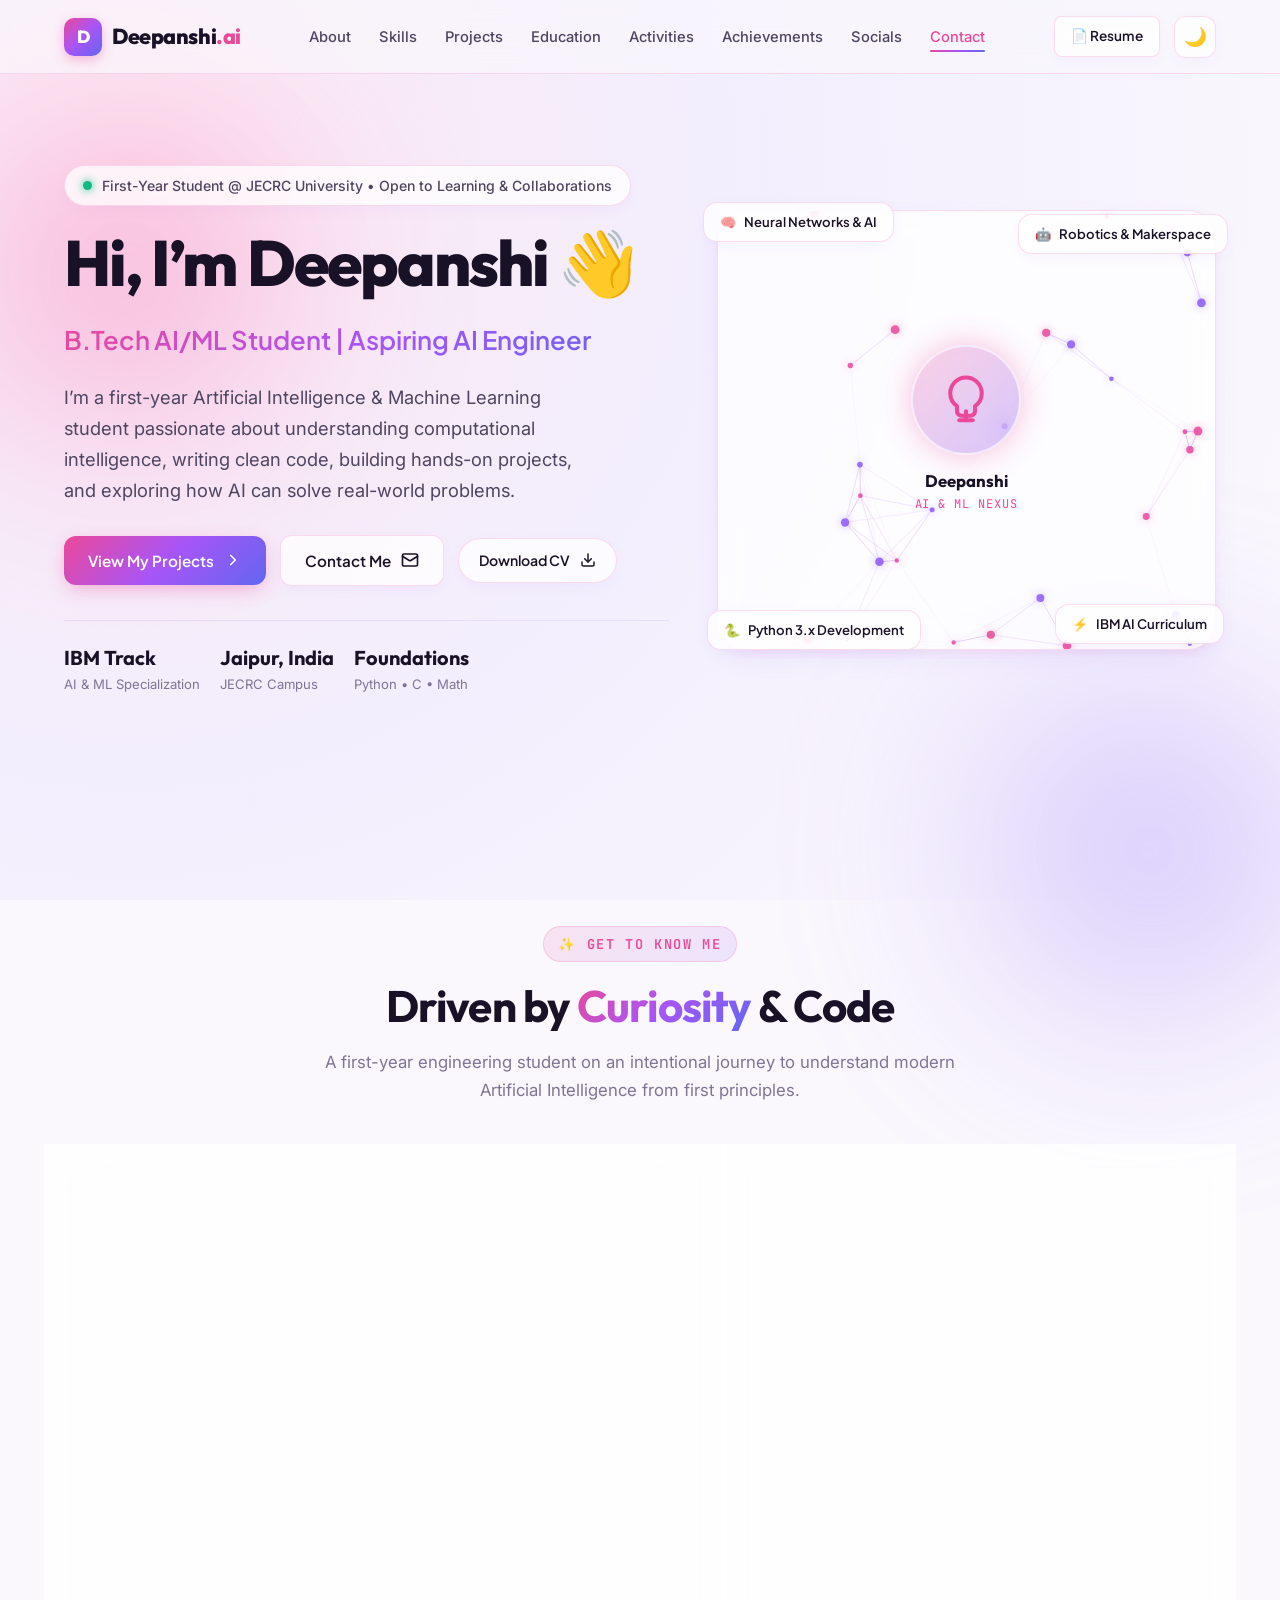
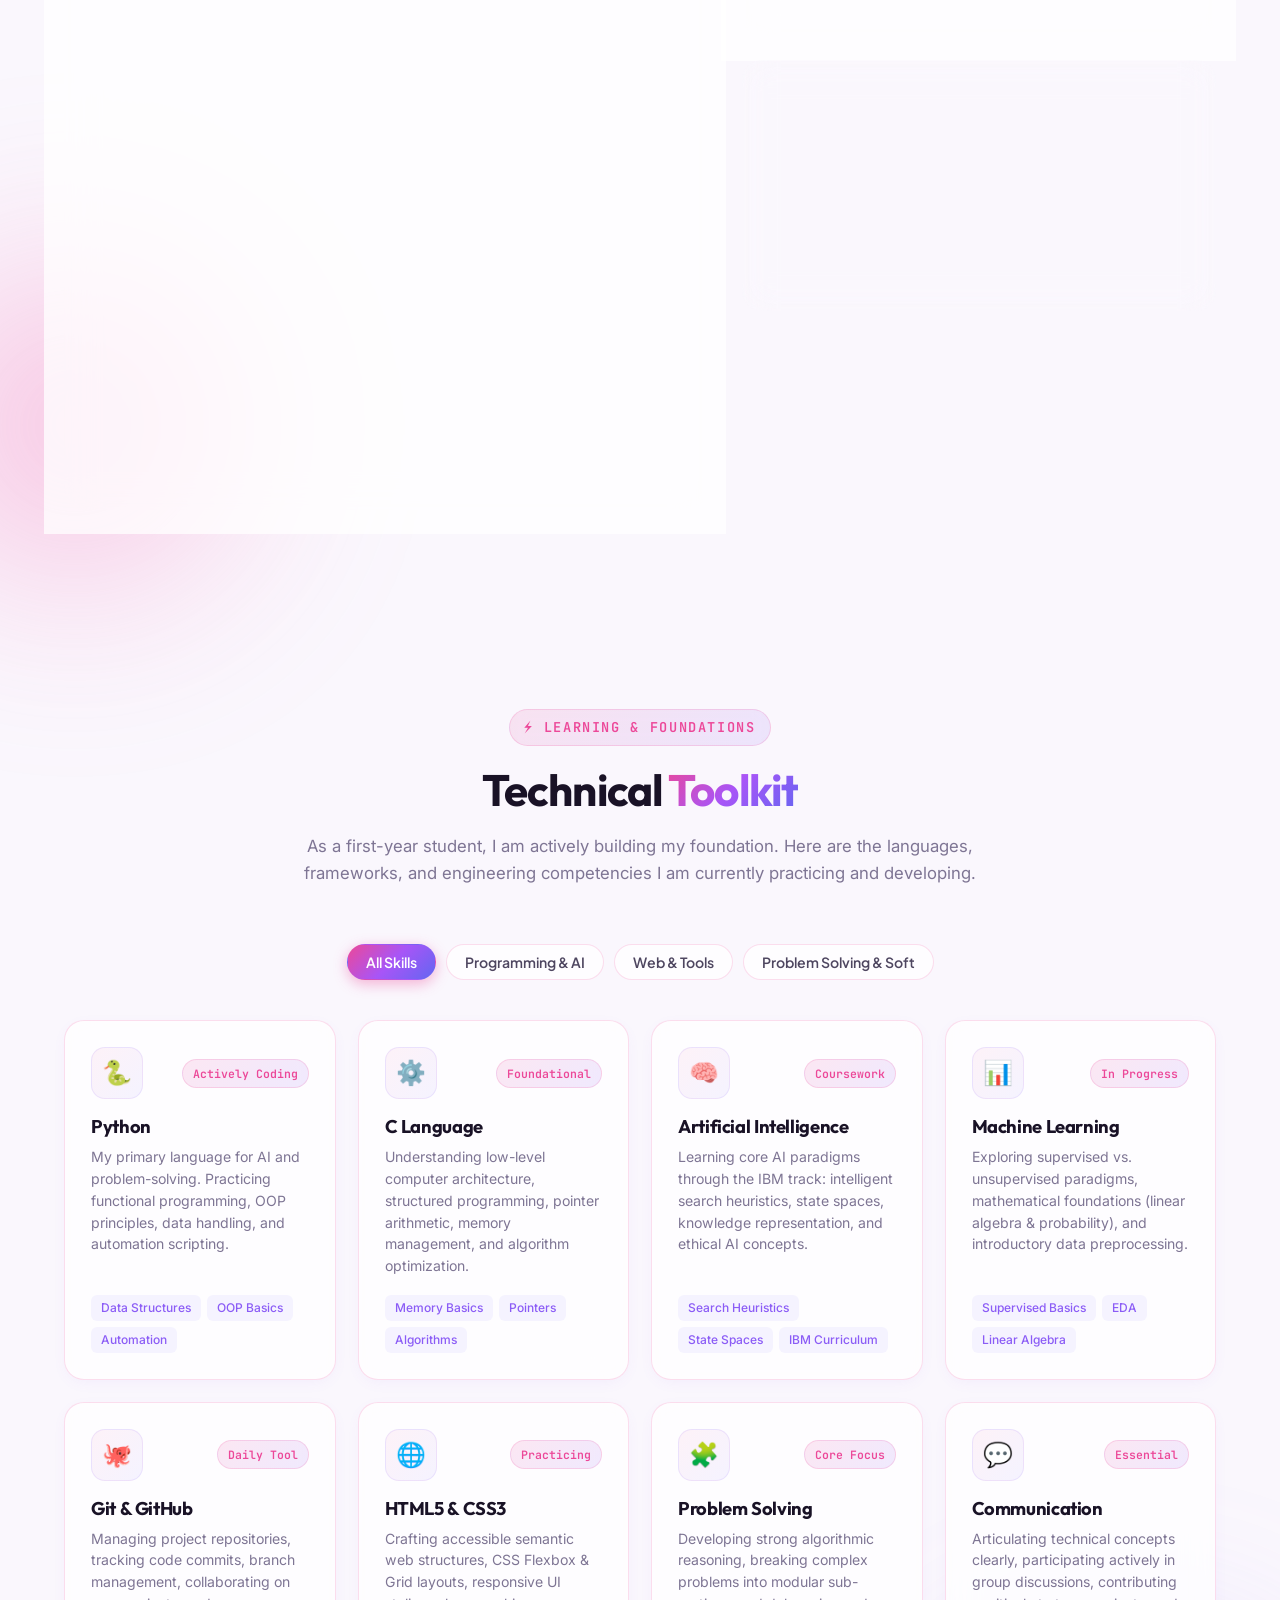
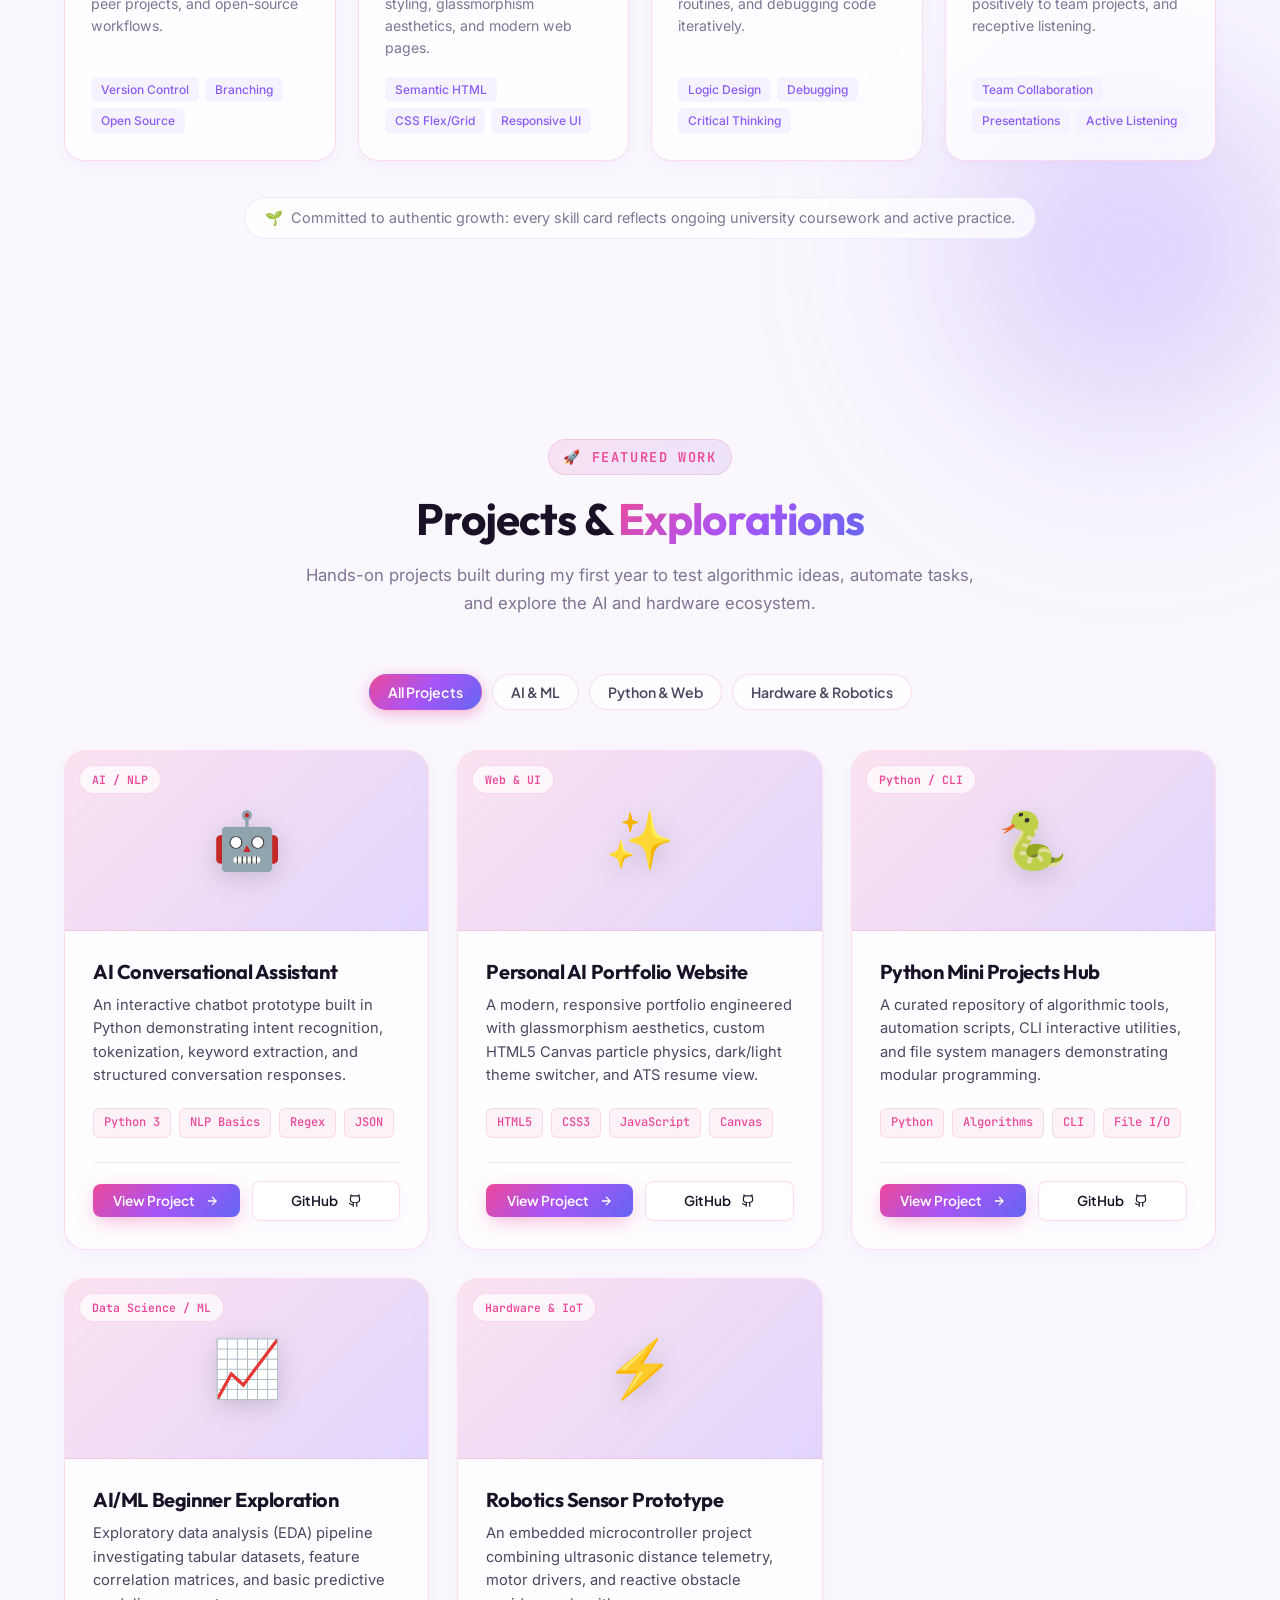
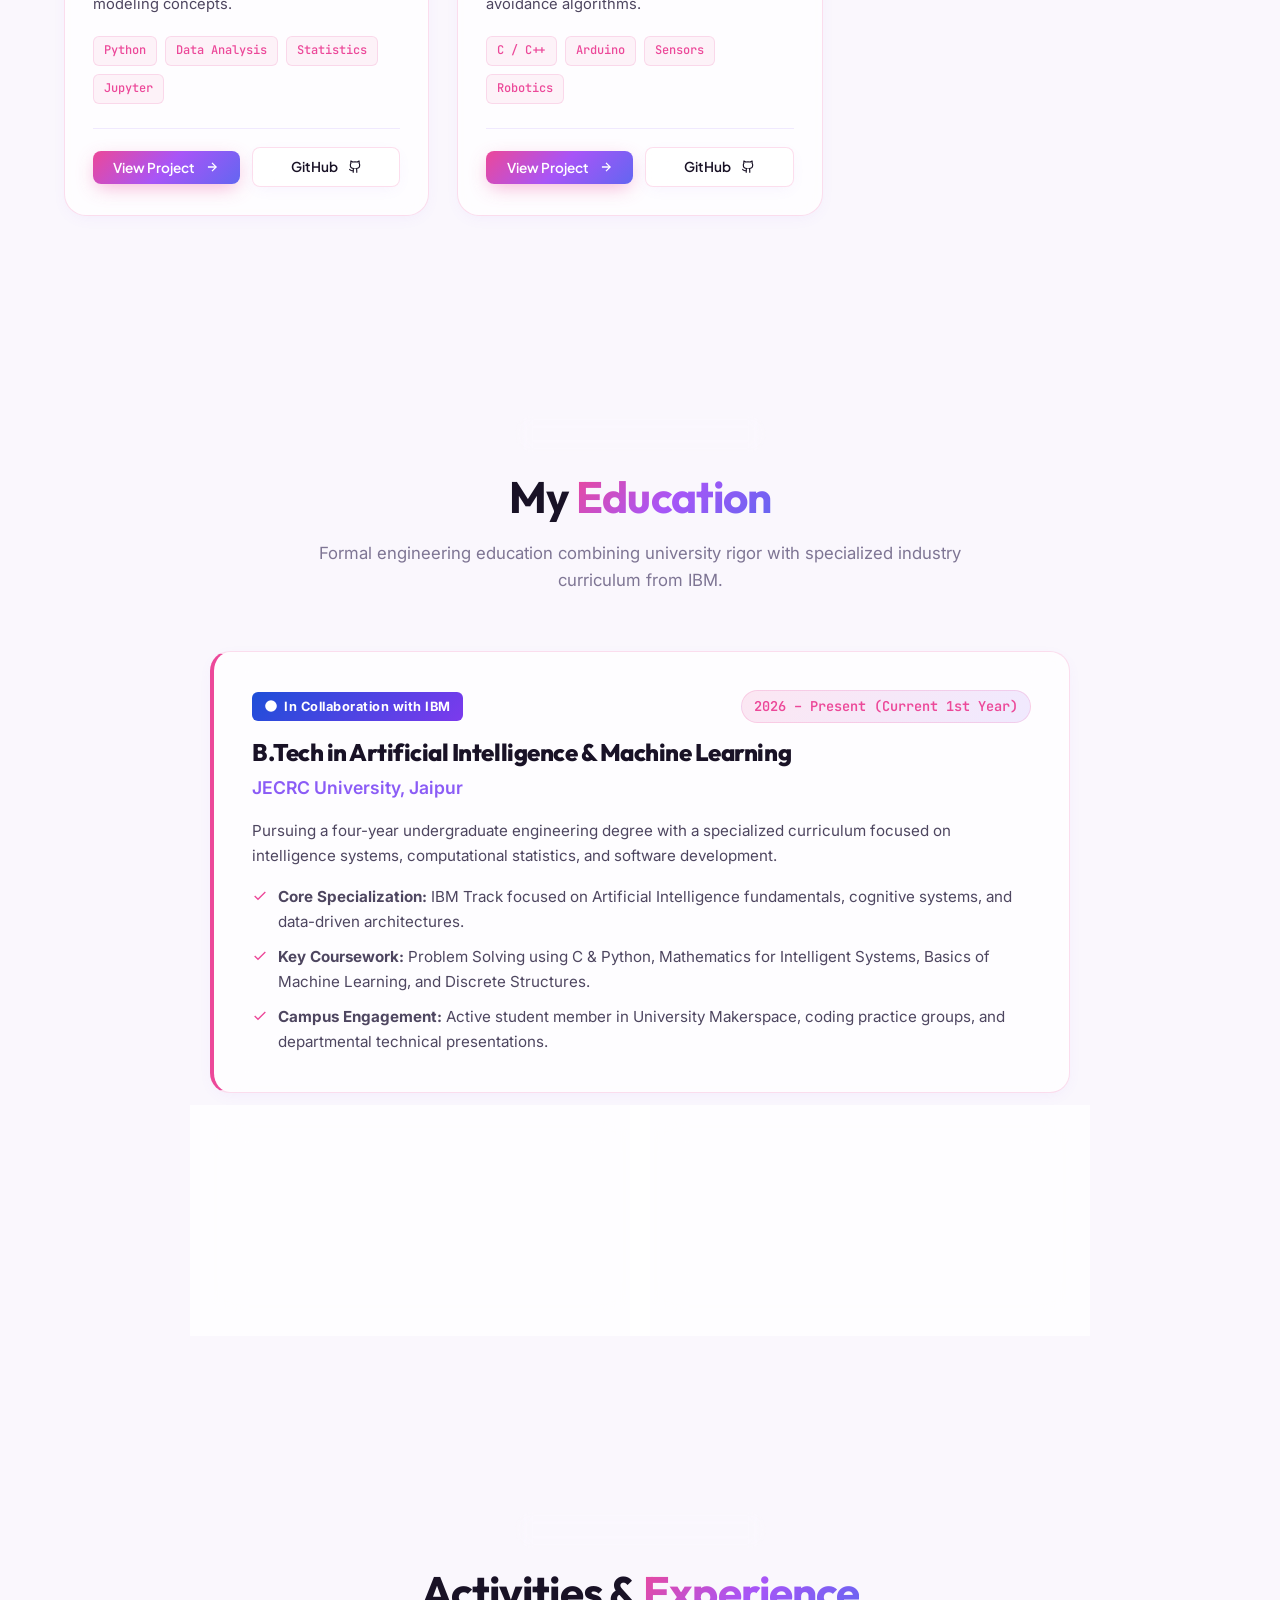
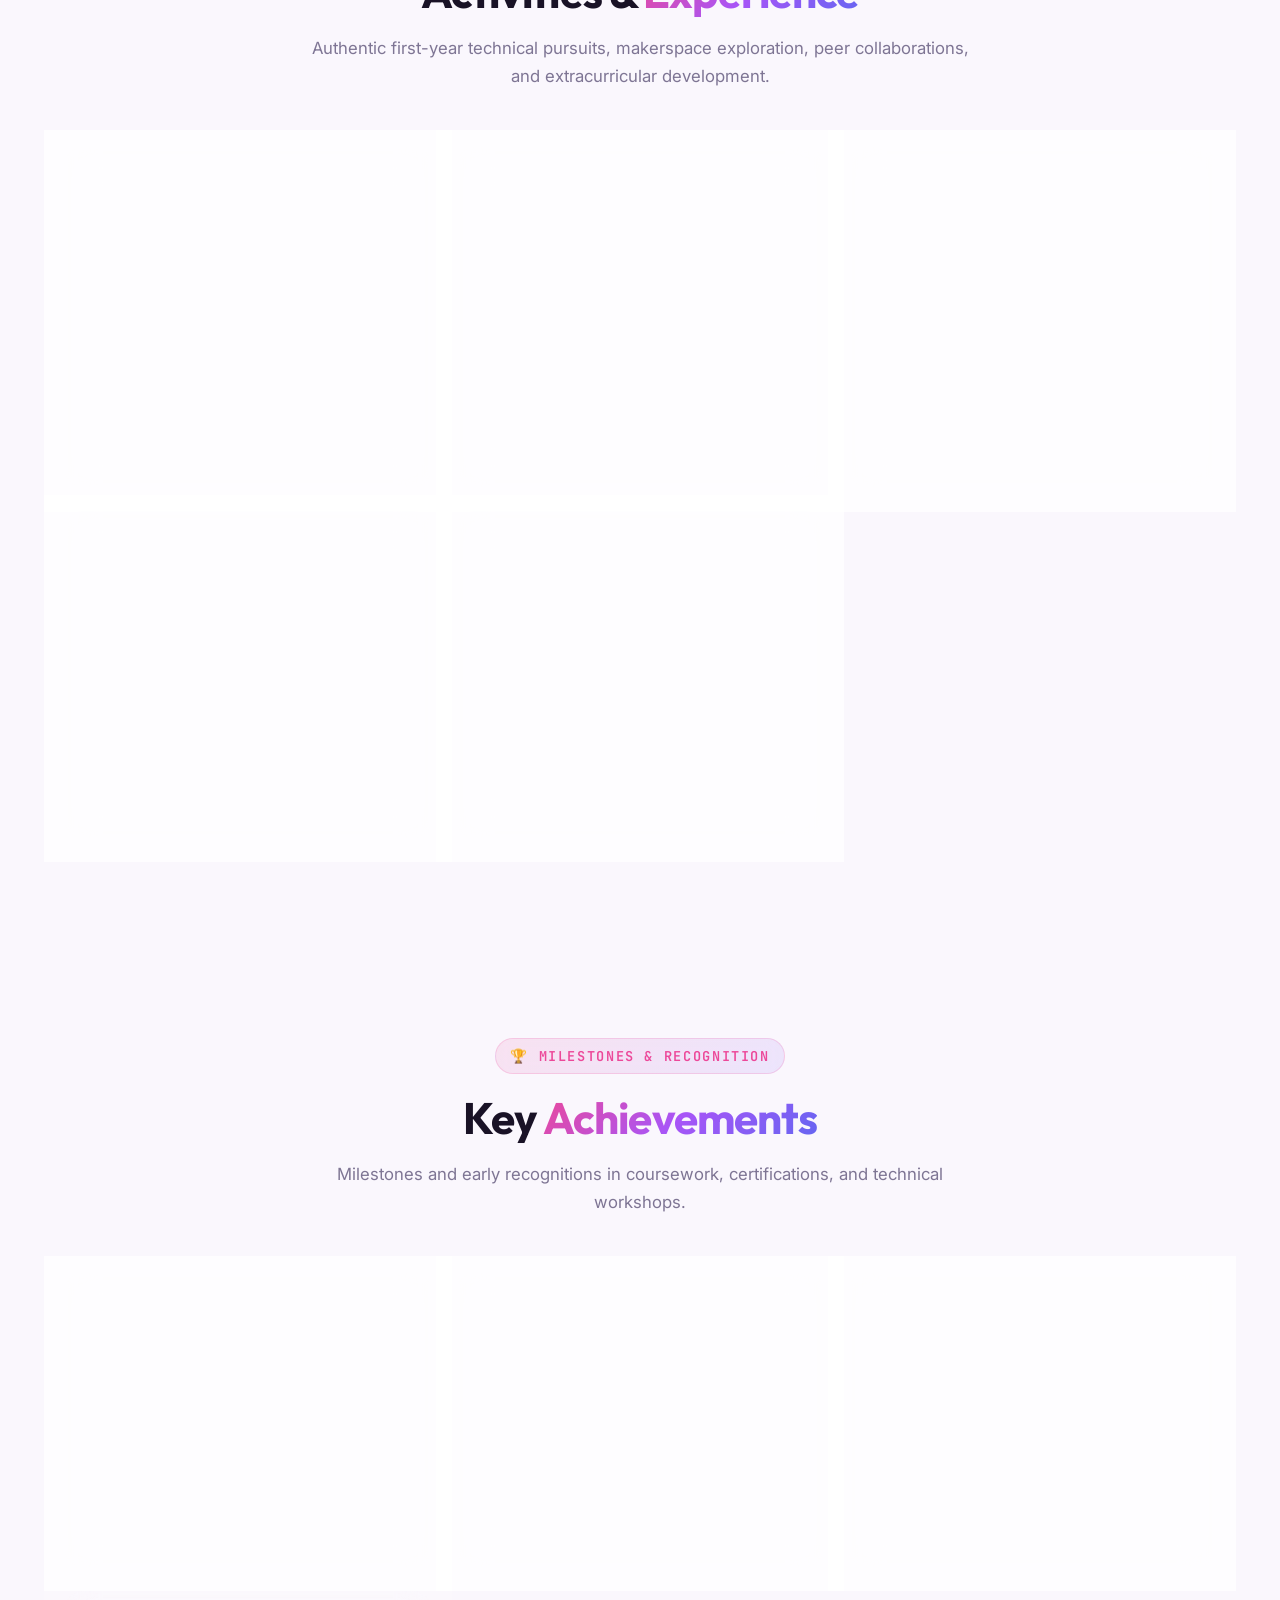
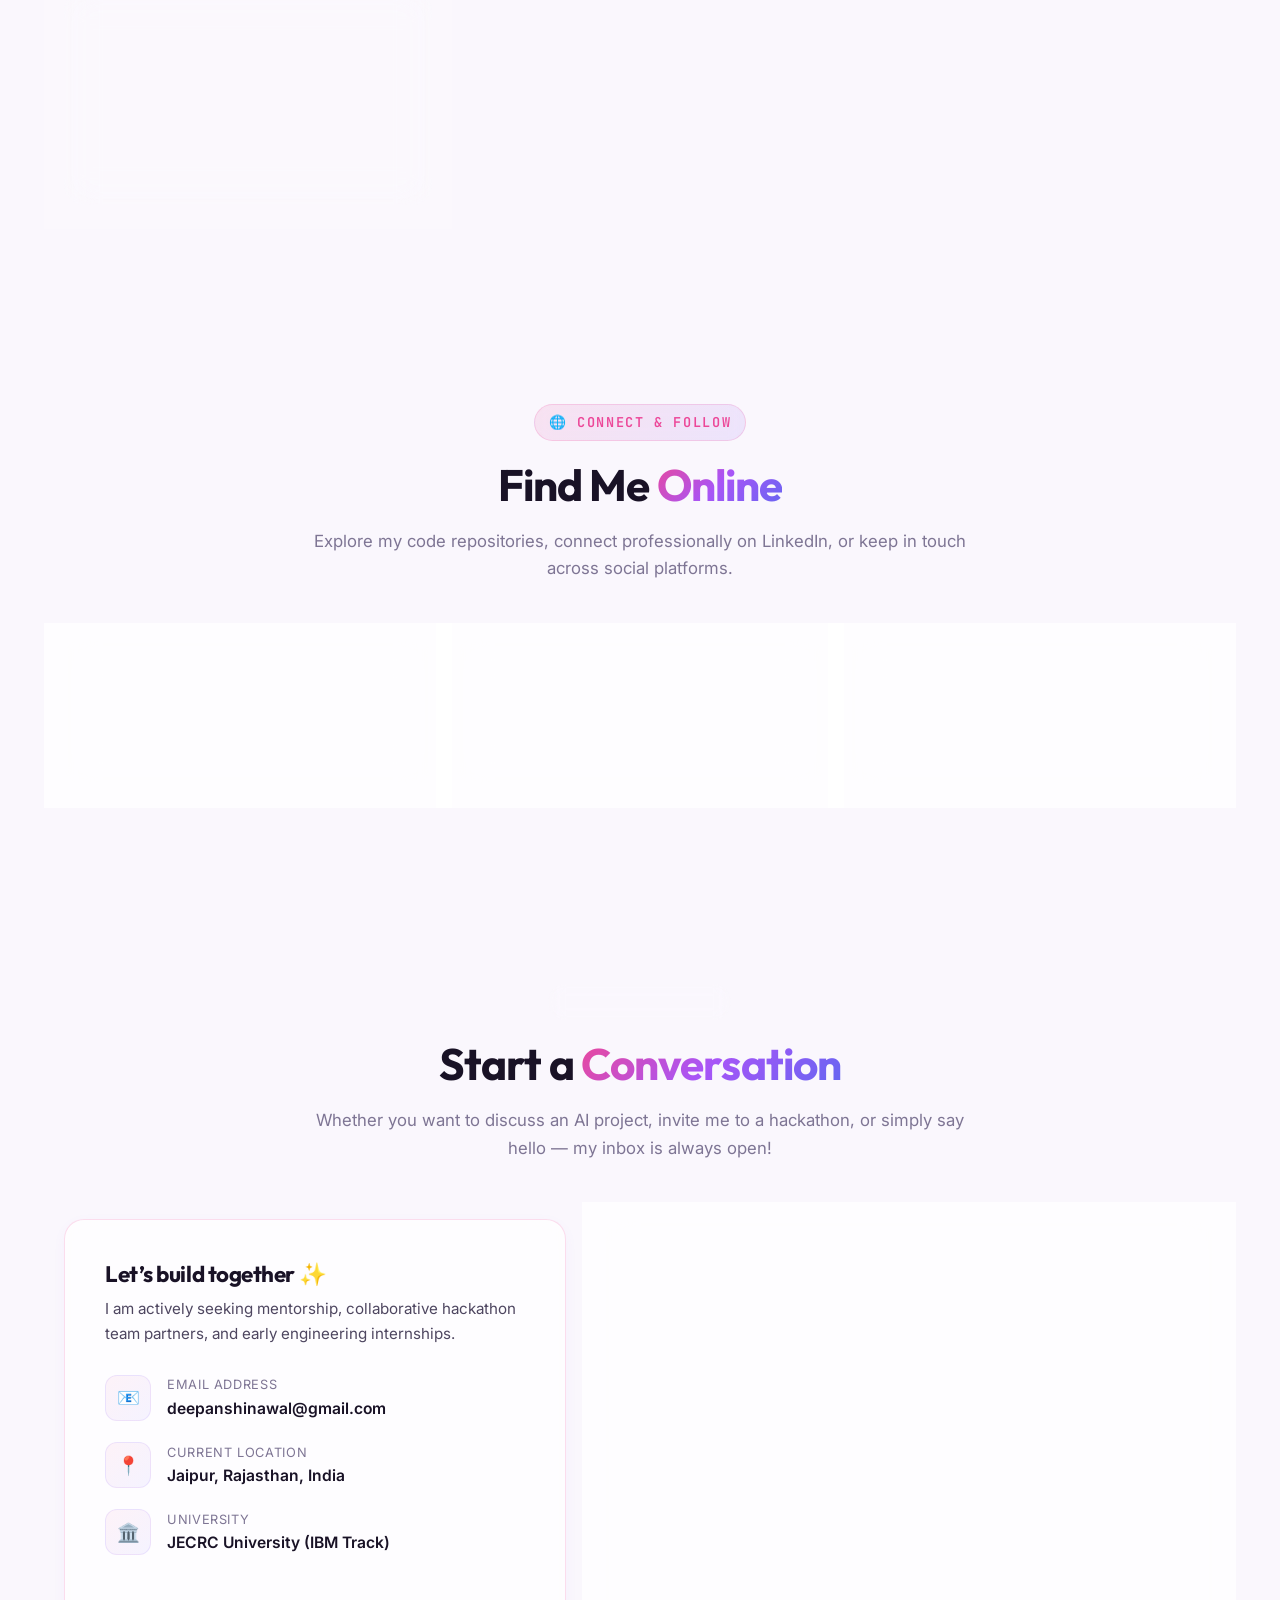
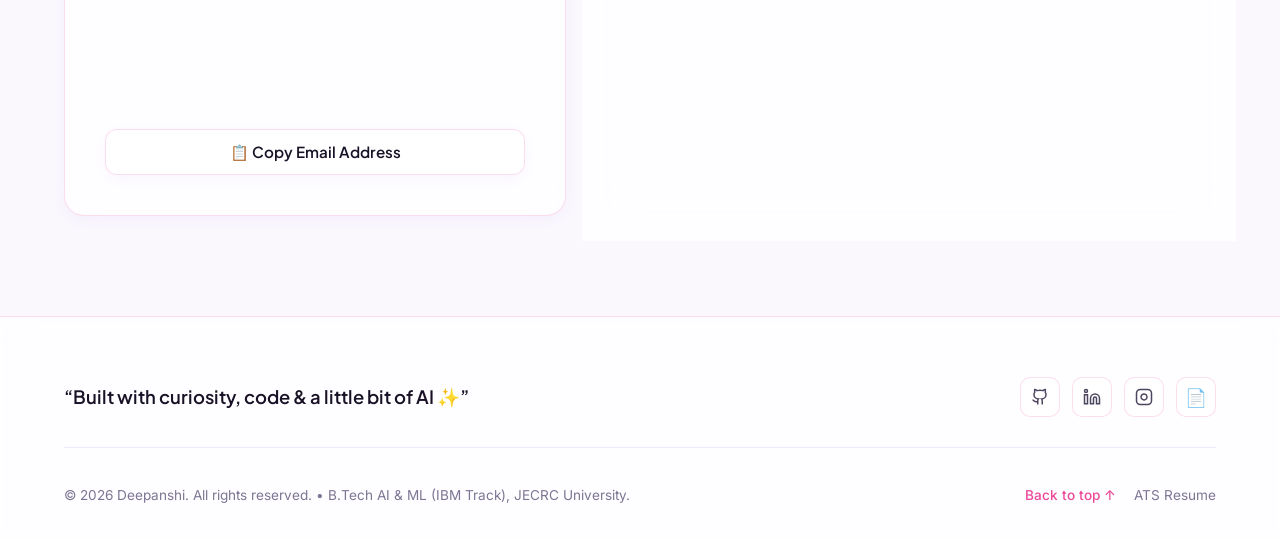
<file: index.html>
<!DOCTYPE html>
<html lang="en" data-theme="light">
<head>
  <meta charset="UTF-8">
  <meta name="viewport" content="width=device-width, initial-scale=1.0">
  <title>Deepanshi — B.Tech AI & ML Student | Aspiring AI Engineer</title>
  <meta name="description" content="Personal portfolio of Deepanshi, a passionate first-year B.Tech student in Artificial Intelligence & Machine Learning (IBM Track) at JECRC University, Jaipur. Exploring AI, Python, robotics, and creative software.">
  <meta name="keywords" content="Deepanshi, AI Engineer, Machine Learning, Python, JECRC University, B.Tech AI ML, Student Portfolio, Jaipur">
  <meta name="author" content="Deepanshi">

  <!-- OpenGraph / Social Meta Tags -->
  <meta property="og:type" content="website">
  <meta property="og:title" content="Deepanshi — B.Tech AI & ML Student | Aspiring AI Engineer">
  <meta property="og:description" content="Futuristic AI/Tech personal portfolio of Deepanshi — exploring Artificial Intelligence, Python, Machine Learning, and Robotics.">
  <meta property="og:url" content="https://deepanshi.dev">

  <!-- Favicon / Apple Touch Icon -->
  <link rel="icon" href="data:image/svg+xml,<svg xmlns=%22http://www.w3.org/2000/svg%22 viewBox=%220 0 100 100%22><text y=%22.9em%22 font-size=%2290%22>✨</text></svg>">

  <!-- Stylesheet -->
  <link rel="stylesheet" href="style.css">

  <!-- Schema.org JSON-LD structured data -->
  <script type="application/ld+json">
  {
    "@context": "https://schema.org",
    "@type": "Person",
    "name": "Deepanshi",
    "jobTitle": "Aspiring AI Engineer & First-Year B.Tech Student",
    "affiliation": {
      "@type": "CollegeOrUniversity",
      "name": "JECRC University, Jaipur"
    },
    "knowsAbout": ["Artificial Intelligence", "Machine Learning", "Python", "C", "Robotics", "Web Technologies"]
  }
  </script>
</head>
<body>

  <!-- Ambient Glow Effects -->
  <div class="ambient-glow ambient-glow-pink" style="top: 50px; left: -100px;"></div>
  <div class="ambient-glow ambient-glow-lavender" style="top: 600px; right: -120px;"></div>
  <div class="ambient-glow ambient-glow-pink" style="top: 1800px; left: -150px;"></div>
  <div class="ambient-glow ambient-glow-lavender" style="top: 3200px; right: -100px;"></div>

  <!-- STICKY GLASSMORPHIC NAVBAR -->
  <header class="navbar" id="topNavbar">
    <div class="container nav-container">
      <a href="#hero" class="nav-logo" aria-label="Deepanshi Homepage">
        <span class="logo-symbol">D</span>
        <span>Deepanshi<span class="logo-dot">.ai</span></span>
      </a>

      <nav aria-label="Main Navigation">
        <ul class="nav-links" id="navLinks">
          <li><a href="#about" class="nav-link">About</a></li>
          <li><a href="#skills" class="nav-link">Skills</a></li>
          <li><a href="#projects" class="nav-link">Projects</a></li>
          <li><a href="#education" class="nav-link">Education</a></li>
          <li><a href="#experience" class="nav-link">Activities</a></li>
          <li><a href="#achievements" class="nav-link">Achievements</a></li>
          <li><a href="#socials" class="nav-link">Socials</a></li>
          <li><a href="#contact" class="nav-link">Contact</a></li>
        </ul>
      </nav>

      <div class="nav-actions">
        <!-- Resume Link -->
        <a href="resume.html" class="btn btn-secondary btn-sm" title="View interactive ATS Resume">
          📄 Resume
        </a>

        <!-- Dark/Light Theme Toggle -->
        <button id="themeToggle" class="theme-toggle-btn" aria-label="Toggle light or dark theme" title="Toggle AI Cyber / Light theme">
          🌙
        </button>

        <!-- Mobile Drawer Toggle -->
        <button id="mobileToggle" class="mobile-toggle" aria-label="Toggle navigation menu" aria-expanded="false">
          ☰
        </button>
      </div>
    </div>
  </header>

  <main>
    <!-- 1. HERO SECTION -->
    <section class="hero-section" id="hero" aria-label="Hero Introduction">
      <div class="container">
        <div class="hero-grid">
          <!-- Left Content -->
          <div class="hero-content">
            <div class="hero-status-pill">
              <span class="status-dot"></span>
              <span>First-Year Student @ JECRC University • Open to Learning &amp; Collaborations</span>
            </div>

            <h1 class="hero-title">
              Hi, I’m <span class="text-gradient">Deepanshi</span> <span class="hero-wave">👋</span>
            </h1>

            <div class="hero-subtitle">
              B.Tech AI/ML Student | Aspiring AI Engineer
            </div>

            <p class="hero-intro">
              I’m a first-year Artificial Intelligence &amp; Machine Learning student passionate about understanding computational intelligence, writing clean code, building hands-on projects, and exploring how AI can solve real-world problems.
            </p>

            <div class="hero-actions">
              <a href="#projects" class="btn btn-primary">
                <span>View My Projects</span>
                <svg width="18" height="18" viewBox="0 0 24 24" fill="none" stroke="currentColor" stroke-width="2.2" stroke-linecap="round" stroke-linejoin="round"><path d="m9 18 6-6-6-6"/></svg>
              </a>
              <a href="#contact" class="btn btn-secondary">
                <span>Contact Me</span>
                <svg width="18" height="18" viewBox="0 0 24 24" fill="none" stroke="currentColor" stroke-width="2.2" stroke-linecap="round" stroke-linejoin="round"><rect width="20" height="16" x="2" y="4" rx="2"/><path d="m22 7-8.97 5.7a1.94 1.94 0 0 1-2.06 0L2 7"/></svg>
              </a>
              <a href="Deepanshi_Resume.pdf" target="_blank" class="btn btn-secondary btn-pill" title="Download Pre-compiled PDF Resume">
                <span>Download CV</span>
                <svg width="16" height="16" viewBox="0 0 24 24" fill="none" stroke="currentColor" stroke-width="2.2" stroke-linecap="round" stroke-linejoin="round"><path d="M21 15v4a2 2 0 0 1-2 2H5a2 2 0 0 1-2-2v-4"/><polyline points="7 10 12 15 17 10"/><line x1="12" x2="12" y1="15" y2="3"/></svg>
              </a>
            </div>

            <div class="hero-highlights-row">
              <div class="hero-stat">
                <span class="hero-stat-value">IBM Track</span>
                <span class="hero-stat-label">AI &amp; ML Specialization</span>
              </div>
              <div class="hero-stat">
                <span class="hero-stat-value">Jaipur, India</span>
                <span class="hero-stat-label">JECRC Campus</span>
              </div>
              <div class="hero-stat">
                <span class="hero-stat-value">Foundations</span>
                <span class="hero-stat-label">Python • C • Math</span>
              </div>
            </div>
          </div>

          <!-- Right AI Interactive Visual -->
          <div class="hero-visual-wrapper">
            <!-- Floating Tech Badges -->
            <div class="floating-badge badge-pos-1">
              <span>🧠</span>
              <span>Neural Networks &amp; AI</span>
            </div>
            <div class="floating-badge badge-pos-2">
              <span>🐍</span>
              <span>Python 3.x Development</span>
            </div>
            <div class="floating-badge badge-pos-3">
              <span>🤖</span>
              <span>Robotics &amp; Makerspace</span>
            </div>
            <div class="floating-badge badge-pos-4">
              <span>⚡</span>
              <span>IBM AI Curriculum</span>
            </div>

            <!-- Canvas Container -->
            <div class="canvas-container" title="Interactive AI Synaptic Mesh (Move your cursor to interact)">
              <canvas id="neuralCanvas"></canvas>
              <div class="canvas-center-core">
                <div class="ai-avatar-circle">
                  <svg viewBox="0 0 24 24" fill="none" stroke="currentColor" stroke-width="1.8" stroke-linecap="round" stroke-linejoin="round">
                    <path d="M12 2a7 7 0 0 0-7 7c0 2.38 1.19 4.47 3 5.74V17a2 2 0 0 0 2 2h4a2 2 0 0 0 2-2v-2.26c1.81-1.27 3-3.36 3-5.74a7 7 0 0 0-7-7Z"/>
                    <path d="M9 21h6"/>
                    <path d="M12 17v4"/>
                  </svg>
                </div>
                <div class="canvas-core-text">Deepanshi</div>
                <div class="canvas-core-sub">AI &amp; ML Nexus</div>
              </div>
            </div>
          </div>
        </div>
      </div>
    </section>

    <!-- 2. ABOUT ME SECTION -->
    <section class="section" id="about" aria-label="About Deepanshi">
      <div class="container">
        <div class="section-header reveal-on-scroll">
          <div class="section-eyebrow">
            <span>✨ Get to Know Me</span>
          </div>
          <h2 class="section-title">Driven by <span class="text-gradient">Curiosity</span> &amp; Code</h2>
          <p class="section-desc">
            A first-year engineering student on an intentional journey to understand modern Artificial Intelligence from first principles.
          </p>
        </div>

        <div class="about-grid">
          <!-- Main Narrative Card -->
          <div class="glass-card about-card-main reveal-on-scroll">
            <h3 class="about-intro-lead">
              “I believe great AI engineering starts with an inquisitive mind, disciplined fundamentals, and the eagerness to build without fear of mistakes.”
            </h3>
            <p class="about-paragraph">
              I am currently in my first year pursuing a <strong>B.Tech in Artificial Intelligence &amp; Machine Learning (in collaboration with IBM)</strong> at JECRC University, Jaipur. My journey into tech is fueled by a profound fascination with how mathematical models and computational logic can learn patterns and solve real-world problems.
            </p>
            <p class="about-paragraph">
              As a beginner, I focus every single day on solidifying core computer science foundations — writing clean structured programs in <strong>C and Python</strong>, dissecting the fundamentals of machine learning, and getting my hands dirty with hardware prototypes in our university makerspace.
            </p>
            <p class="about-paragraph">
              My ultimate ambition is to become an <strong>AI Engineer</strong> who crafts intelligent, ethical, and accessible software solutions. I am deeply eager to learn from mentors, collaborate with peers on hackathons, and contribute to forward-thinking projects.
            </p>

            <!-- 4 Mindset Pillars -->
            <div class="about-pillars">
              <div class="pillar-item">
                <div class="pillar-icon">💡</div>
                <div>
                  <div class="pillar-title">Problem-Solving Mindset</div>
                  <div class="pillar-desc">Approaching challenges methodically through algorithmic decomposition.</div>
                </div>
              </div>
              <div class="pillar-item">
                <div class="pillar-icon">🌱</div>
                <div>
                  <div class="pillar-title">Relentless Learner</div>
                  <div class="pillar-desc">Constantly exploring documentation, tutorials, and IBM coursework modules.</div>
                </div>
              </div>
              <div class="pillar-item">
                <div class="pillar-icon">🤝</div>
                <div>
                  <div class="pillar-title">Collaborative Spirit</div>
                  <div class="pillar-desc">Energized by peer brainstorming, team hackathons, and shared knowledge.</div>
                </div>
              </div>
              <div class="pillar-item">
                <div class="pillar-icon">🛠️</div>
                <div>
                  <div class="pillar-title">Hands-On Tinkerer</div>
                  <div class="pillar-desc">Testing concepts immediately through working code scripts and micro-projects.</div>
                </div>
              </div>
            </div>
          </div>

          <!-- Side Stack: Personality, Hobbies & Quick Facts -->
          <div class="about-side-stack">
            <!-- Hobbies & Interests Card -->
            <div class="glass-card hobbies-card reveal-on-scroll">
              <h3 class="card-title-sm">
                <span>🎨</span>
                <span>Beyond the Code</span>
              </h3>
              <p style="font-size: 0.88rem; margin-bottom: 16px; color: var(--text-muted);">
                Engineering is enhanced by creative energy and balance. Here is what fuels me outside the terminal:
              </p>
              <div class="hobby-list">
                <div class="hobby-item">
                  <span class="hobby-emoji">💃</span>
                  <div>
                    <div class="hobby-name">Dancing</div>
                    <div class="hobby-note">Rhythm, creative expression, choreographic discipline, and energy.</div>
                  </div>
                </div>
                <div class="hobby-item">
                  <span class="hobby-emoji">🍳</span>
                  <div>
                    <div class="hobby-name">Cooking</div>
                    <div class="hobby-note">Culinary experimentation, flavor balancing, and precision crafting.</div>
                  </div>
                </div>
                <div class="hobby-item">
                  <span class="hobby-emoji">🤖</span>
                  <div>
                    <div class="hobby-name">Robotics &amp; Hardware</div>
                    <div class="hobby-note">Tinkering with sensors, microcontrollers, and maker mechanics.</div>
                  </div>
                </div>
              </div>
            </div>

            <!-- Quick Academic Facts -->
            <div class="glass-card facts-card reveal-on-scroll">
              <h3 class="card-title-sm" style="margin-bottom: 12px;">
                <span>📌</span>
                <span>Quick Snapshot</span>
              </h3>
              <div class="facts-grid">
                <div class="fact-box">
                  <div class="fact-label">Current Role</div>
                  <div class="fact-val">1st Year AI/ML</div>
                </div>
                <div class="fact-box">
                  <div class="fact-label">Institution</div>
                  <div class="fact-val">JECRC University</div>
                </div>
                <div class="fact-box">
                  <div class="fact-label">Location</div>
                  <div class="fact-val">Jaipur, India</div>
                </div>
                <div class="fact-box">
                  <div class="fact-label">Career Target</div>
                  <div class="fact-val">AI Engineer</div>
                </div>
              </div>
            </div>
          </div>
        </div>
      </div>
    </section>

    <!-- 3. SKILLS SECTION -->
    <section class="section" id="skills" aria-label="Technical and Soft Skills">
      <div class="container">
        <div class="section-header reveal-on-scroll">
          <div class="section-eyebrow">
            <span>⚡ Learning &amp; Foundations</span>
          </div>
          <h2 class="section-title">Technical <span class="text-gradient">Toolkit</span></h2>
          <p class="section-desc">
            As a first-year student, I am actively building my foundation. Here are the languages, frameworks, and engineering competencies I am currently practicing and developing.
          </p>
        </div>

        <!-- Filter Tabs -->
        <div class="skills-filter reveal-on-scroll">
          <button class="filter-btn skill-filter-btn active" data-skill-filter="all">All Skills</button>
          <button class="filter-btn skill-filter-btn" data-skill-filter="programming">Programming &amp; AI</button>
          <button class="filter-btn skill-filter-btn" data-skill-filter="tools">Web &amp; Tools</button>
          <button class="filter-btn skill-filter-btn" data-skill-filter="core">Problem Solving &amp; Soft</button>
        </div>

        <!-- Skills Grid -->
        <div class="skills-grid">
          <!-- 1. Python -->
          <div class="glass-card skill-card reveal-on-scroll" data-skill-group="programming">
            <div class="skill-top">
              <div class="skill-icon-wrap">🐍</div>
              <span class="skill-level-badge">Actively Coding</span>
            </div>
            <h3 class="skill-title">Python</h3>
            <p class="skill-desc">
              My primary language for AI and problem-solving. Practicing functional programming, OOP principles, data handling, and automation scripting.
            </p>
            <div class="skill-focus-tags">
              <span class="focus-tag">Data Structures</span>
              <span class="focus-tag">OOP Basics</span>
              <span class="focus-tag">Automation</span>
            </div>
          </div>

          <!-- 2. C Programming -->
          <div class="glass-card skill-card reveal-on-scroll" data-skill-group="programming">
            <div class="skill-top">
              <div class="skill-icon-wrap">⚙️</div>
              <span class="skill-level-badge">Foundational</span>
            </div>
            <h3 class="skill-title">C Language</h3>
            <p class="skill-desc">
              Understanding low-level computer architecture, structured programming, pointer arithmetic, memory management, and algorithm optimization.
            </p>
            <div class="skill-focus-tags">
              <span class="focus-tag">Memory Basics</span>
              <span class="focus-tag">Pointers</span>
              <span class="focus-tag">Algorithms</span>
            </div>
          </div>

          <!-- 3. Artificial Intelligence -->
          <div class="glass-card skill-card reveal-on-scroll" data-skill-group="programming">
            <div class="skill-top">
              <div class="skill-icon-wrap">🧠</div>
              <span class="skill-level-badge">Coursework</span>
            </div>
            <h3 class="skill-title">Artificial Intelligence</h3>
            <p class="skill-desc">
              Learning core AI paradigms through the IBM track: intelligent search heuristics, state spaces, knowledge representation, and ethical AI concepts.
            </p>
            <div class="skill-focus-tags">
              <span class="focus-tag">Search Heuristics</span>
              <span class="focus-tag">State Spaces</span>
              <span class="focus-tag">IBM Curriculum</span>
            </div>
          </div>

          <!-- 4. Machine Learning -->
          <div class="glass-card skill-card reveal-on-scroll" data-skill-group="programming">
            <div class="skill-top">
              <div class="skill-icon-wrap">📊</div>
              <span class="skill-level-badge">In Progress</span>
            </div>
            <h3 class="skill-title">Machine Learning</h3>
            <p class="skill-desc">
              Exploring supervised vs. unsupervised paradigms, mathematical foundations (linear algebra &amp; probability), and introductory data preprocessing.
            </p>
            <div class="skill-focus-tags">
              <span class="focus-tag">Supervised Basics</span>
              <span class="focus-tag">EDA</span>
              <span class="focus-tag">Linear Algebra</span>
            </div>
          </div>

          <!-- 5. Git & GitHub -->
          <div class="glass-card skill-card reveal-on-scroll" data-skill-group="tools">
            <div class="skill-top">
              <div class="skill-icon-wrap">🐙</div>
              <span class="skill-level-badge">Daily Tool</span>
            </div>
            <h3 class="skill-title">Git &amp; GitHub</h3>
            <p class="skill-desc">
              Managing project repositories, tracking code commits, branch management, collaborating on peer projects, and open-source workflows.
            </p>
            <div class="skill-focus-tags">
              <span class="focus-tag">Version Control</span>
              <span class="focus-tag">Branching</span>
              <span class="focus-tag">Open Source</span>
            </div>
          </div>

          <!-- 6. HTML5 & CSS3 -->
          <div class="glass-card skill-card reveal-on-scroll" data-skill-group="tools">
            <div class="skill-top">
              <div class="skill-icon-wrap">🌐</div>
              <span class="skill-level-badge">Practicing</span>
            </div>
            <h3 class="skill-title">HTML5 &amp; CSS3</h3>
            <p class="skill-desc">
              Crafting accessible semantic web structures, CSS Flexbox &amp; Grid layouts, responsive UI styling, glassmorphism aesthetics, and modern web pages.
            </p>
            <div class="skill-focus-tags">
              <span class="focus-tag">Semantic HTML</span>
              <span class="focus-tag">CSS Flex/Grid</span>
              <span class="focus-tag">Responsive UI</span>
            </div>
          </div>

          <!-- 7. Problem Solving -->
          <div class="glass-card skill-card reveal-on-scroll" data-skill-group="core">
            <div class="skill-top">
              <div class="skill-icon-wrap">🧩</div>
              <span class="skill-level-badge">Core Focus</span>
            </div>
            <h3 class="skill-title">Problem Solving</h3>
            <p class="skill-desc">
              Developing strong algorithmic reasoning, breaking complex problems into modular sub-routines, and debugging code iteratively.
            </p>
            <div class="skill-focus-tags">
              <span class="focus-tag">Logic Design</span>
              <span class="focus-tag">Debugging</span>
              <span class="focus-tag">Critical Thinking</span>
            </div>
          </div>

          <!-- 8. Communication & Teamwork -->
          <div class="glass-card skill-card reveal-on-scroll" data-skill-group="core">
            <div class="skill-top">
              <div class="skill-icon-wrap">💬</div>
              <span class="skill-level-badge">Essential</span>
            </div>
            <h3 class="skill-title">Communication</h3>
            <p class="skill-desc">
              Articulating technical concepts clearly, participating actively in group discussions, contributing positively to team projects, and receptive listening.
            </p>
            <div class="skill-focus-tags">
              <span class="focus-tag">Team Collaboration</span>
              <span class="focus-tag">Presentations</span>
              <span class="focus-tag">Active Listening</span>
            </div>
          </div>
        </div>

        <!-- Transparency Notice -->
        <div class="skills-notice reveal-on-scroll">
          <span class="notice-pill">
            <span>🌱</span>
            <span>Committed to authentic growth: every skill card reflects ongoing university coursework and active practice.</span>
          </span>
        </div>
      </div>
    </section>

    <!-- 4. PROJECTS SECTION -->
    <section class="section" id="projects" aria-label="Projects Showcase">
      <div class="container">
        <div class="section-header reveal-on-scroll">
          <div class="section-eyebrow">
            <span>🚀 Featured Work</span>
          </div>
          <h2 class="section-title">Projects &amp; <span class="text-gradient">Explorations</span></h2>
          <p class="section-desc">
            Hands-on projects built during my first year to test algorithmic ideas, automate tasks, and explore the AI and hardware ecosystem.
          </p>
        </div>

        <!-- Project Category Filters -->
        <div class="projects-filter reveal-on-scroll">
          <button class="filter-btn project-filter-btn active" data-filter="all">All Projects</button>
          <button class="filter-btn project-filter-btn" data-filter="ai">AI &amp; ML</button>
          <button class="filter-btn project-filter-btn" data-filter="python">Python &amp; Web</button>
          <button class="filter-btn project-filter-btn" data-filter="hardware">Hardware &amp; Robotics</button>
        </div>

        <!-- Projects Grid -->
        <div class="projects-grid">
          <!-- Project 1: AI Chatbot -->
          <div class="glass-card project-card reveal-on-scroll" data-category="ai">
            <div class="project-media-banner">
              <span class="project-art-icon">🤖</span>
              <span class="project-category-badge">AI / NLP</span>
            </div>
            <div class="project-body">
              <h3 class="project-name">AI Conversational Assistant</h3>
              <p class="project-desc">
                An interactive chatbot prototype built in Python demonstrating intent recognition, tokenization, keyword extraction, and structured conversation responses.
              </p>
              <div class="project-tags">
                <span class="project-tag">Python 3</span>
                <span class="project-tag">NLP Basics</span>
                <span class="project-tag">Regex</span>
                <span class="project-tag">JSON</span>
              </div>
              <div class="project-actions">
                <button class="btn btn-primary btn-sm btn-view-project" data-project-id="chatbot">
                  <span>View Project</span>
                  <svg width="14" height="14" viewBox="0 0 24 24" fill="none" stroke="currentColor" stroke-width="2.2"><path d="M5 12h14"/><path d="m12 5 7 7-7 7"/></svg>
                </button>
                <a href="https://github.com/deepanshi-placeholder/ai-chatbot-starter" target="_blank" rel="noopener noreferrer" class="btn btn-secondary btn-sm" title="View Source Code on GitHub">
                  <span>GitHub</span>
                  <svg width="14" height="14" viewBox="0 0 24 24" fill="none" stroke="currentColor" stroke-width="2"><path d="M15 22v-4a4.8 4.8 0 0 0-1-3.5c3 0 6-2 6-5.5.08-1.25-.27-2.48-1-3.5.28-1.15.28-2.35 0-3.5 0 0-1 0-3 1.5-2.64-.5-5.36-.5-8 0C6 2 5 2 5 2c-.3 1.15-.3 2.35 0 3.5A5.403 5.403 0 0 0 4 9c0 3.5 3 5.5 6 5.5-.39.49-.68 1.05-.85 1.65-.17.6-.22 1.23-.15 1.85v4"/><path d="M9 18c-4.51 2-5-2-7-2"/></svg>
                </a>
              </div>
            </div>
          </div>

          <!-- Project 2: Personal Portfolio Website -->
          <div class="glass-card project-card reveal-on-scroll" data-category="python">
            <div class="project-media-banner">
              <span class="project-art-icon">✨</span>
              <span class="project-category-badge">Web &amp; UI</span>
            </div>
            <div class="project-body">
              <h3 class="project-name">Personal AI Portfolio Website</h3>
              <p class="project-desc">
                A modern, responsive portfolio engineered with glassmorphism aesthetics, custom HTML5 Canvas particle physics, dark/light theme switcher, and ATS resume view.
              </p>
              <div class="project-tags">
                <span class="project-tag">HTML5</span>
                <span class="project-tag">CSS3</span>
                <span class="project-tag">JavaScript</span>
                <span class="project-tag">Canvas</span>
              </div>
              <div class="project-actions">
                <button class="btn btn-primary btn-sm btn-view-project" data-project-id="portfolio">
                  <span>View Project</span>
                  <svg width="14" height="14" viewBox="0 0 24 24" fill="none" stroke="currentColor" stroke-width="2.2"><path d="M5 12h14"/><path d="m12 5 7 7-7 7"/></svg>
                </button>
                <a href="https://github.com/deepanshi-placeholder/deepanshi-portfolio" target="_blank" rel="noopener noreferrer" class="btn btn-secondary btn-sm" title="View Source Code on GitHub">
                  <span>GitHub</span>
                  <svg width="14" height="14" viewBox="0 0 24 24" fill="none" stroke="currentColor" stroke-width="2"><path d="M15 22v-4a4.8 4.8 0 0 0-1-3.5c3 0 6-2 6-5.5.08-1.25-.27-2.48-1-3.5.28-1.15.28-2.35 0-3.5 0 0-1 0-3 1.5-2.64-.5-5.36-.5-8 0C6 2 5 2 5 2c-.3 1.15-.3 2.35 0 3.5A5.403 5.403 0 0 0 4 9c0 3.5 3 5.5 6 5.5-.39.49-.68 1.05-.85 1.65-.17.6-.22 1.23-.15 1.85v4"/><path d="M9 18c-4.51 2-5-2-7-2"/></svg>
                </a>
              </div>
            </div>
          </div>

          <!-- Project 3: Python Mini Projects Hub -->
          <div class="glass-card project-card reveal-on-scroll" data-category="python">
            <div class="project-media-banner">
              <span class="project-art-icon">🐍</span>
              <span class="project-category-badge">Python / CLI</span>
            </div>
            <div class="project-body">
              <h3 class="project-name">Python Mini Projects Hub</h3>
              <p class="project-desc">
                A curated repository of algorithmic tools, automation scripts, CLI interactive utilities, and file system managers demonstrating modular programming.
              </p>
              <div class="project-tags">
                <span class="project-tag">Python</span>
                <span class="project-tag">Algorithms</span>
                <span class="project-tag">CLI</span>
                <span class="project-tag">File I/O</span>
              </div>
              <div class="project-actions">
                <button class="btn btn-primary btn-sm btn-view-project" data-project-id="python-mini">
                  <span>View Project</span>
                  <svg width="14" height="14" viewBox="0 0 24 24" fill="none" stroke="currentColor" stroke-width="2.2"><path d="M5 12h14"/><path d="m12 5 7 7-7 7"/></svg>
                </button>
                <a href="https://github.com/deepanshi-placeholder/python-mini-projects" target="_blank" rel="noopener noreferrer" class="btn btn-secondary btn-sm" title="View Source Code on GitHub">
                  <span>GitHub</span>
                  <svg width="14" height="14" viewBox="0 0 24 24" fill="none" stroke="currentColor" stroke-width="2"><path d="M15 22v-4a4.8 4.8 0 0 0-1-3.5c3 0 6-2 6-5.5.08-1.25-.27-2.48-1-3.5.28-1.15.28-2.35 0-3.5 0 0-1 0-3 1.5-2.64-.5-5.36-.5-8 0C6 2 5 2 5 2c-.3 1.15-.3 2.35 0 3.5A5.403 5.403 0 0 0 4 9c0 3.5 3 5.5 6 5.5-.39.49-.68 1.05-.85 1.65-.17.6-.22 1.23-.15 1.85v4"/><path d="M9 18c-4.51 2-5-2-7-2"/></svg>
                </a>
              </div>
            </div>
          </div>

          <!-- Project 4: AI/ML Beginner Project -->
          <div class="glass-card project-card reveal-on-scroll" data-category="ai">
            <div class="project-media-banner">
              <span class="project-art-icon">📈</span>
              <span class="project-category-badge">Data Science / ML</span>
            </div>
            <div class="project-body">
              <h3 class="project-name">AI/ML Beginner Exploration</h3>
              <p class="project-desc">
                Exploratory data analysis (EDA) pipeline investigating tabular datasets, feature correlation matrices, and basic predictive modeling concepts.
              </p>
              <div class="project-tags">
                <span class="project-tag">Python</span>
                <span class="project-tag">Data Analysis</span>
                <span class="project-tag">Statistics</span>
                <span class="project-tag">Jupyter</span>
              </div>
              <div class="project-actions">
                <button class="btn btn-primary btn-sm btn-view-project" data-project-id="ml-beginner">
                  <span>View Project</span>
                  <svg width="14" height="14" viewBox="0 0 24 24" fill="none" stroke="currentColor" stroke-width="2.2"><path d="M5 12h14"/><path d="m12 5 7 7-7 7"/></svg>
                </button>
                <a href="https://github.com/deepanshi-placeholder/ml-beginner-eda" target="_blank" rel="noopener noreferrer" class="btn btn-secondary btn-sm" title="View Source Code on GitHub">
                  <span>GitHub</span>
                  <svg width="14" height="14" viewBox="0 0 24 24" fill="none" stroke="currentColor" stroke-width="2"><path d="M15 22v-4a4.8 4.8 0 0 0-1-3.5c3 0 6-2 6-5.5.08-1.25-.27-2.48-1-3.5.28-1.15.28-2.35 0-3.5 0 0-1 0-3 1.5-2.64-.5-5.36-.5-8 0C6 2 5 2 5 2c-.3 1.15-.3 2.35 0 3.5A5.403 5.403 0 0 0 4 9c0 3.5 3 5.5 6 5.5-.39.49-.68 1.05-.85 1.65-.17.6-.22 1.23-.15 1.85v4"/><path d="M9 18c-4.51 2-5-2-7-2"/></svg>
                </a>
              </div>
            </div>
          </div>

          <!-- Project 5: Robotics / Makerspace Project -->
          <div class="glass-card project-card reveal-on-scroll" data-category="hardware">
            <div class="project-media-banner">
              <span class="project-art-icon">⚡</span>
              <span class="project-category-badge">Hardware &amp; IoT</span>
            </div>
            <div class="project-body">
              <h3 class="project-name">Robotics Sensor Prototype</h3>
              <p class="project-desc">
                An embedded microcontroller project combining ultrasonic distance telemetry, motor drivers, and reactive obstacle avoidance algorithms.
              </p>
              <div class="project-tags">
                <span class="project-tag">C / C++</span>
                <span class="project-tag">Arduino</span>
                <span class="project-tag">Sensors</span>
                <span class="project-tag">Robotics</span>
              </div>
              <div class="project-actions">
                <button class="btn btn-primary btn-sm btn-view-project" data-project-id="robotics">
                  <span>View Project</span>
                  <svg width="14" height="14" viewBox="0 0 24 24" fill="none" stroke="currentColor" stroke-width="2.2"><path d="M5 12h14"/><path d="m12 5 7 7-7 7"/></svg>
                </button>
                <a href="https://github.com/deepanshi-placeholder/robotics-sensor-prototype" target="_blank" rel="noopener noreferrer" class="btn btn-secondary btn-sm" title="View Source Code on GitHub">
                  <span>GitHub</span>
                  <svg width="14" height="14" viewBox="0 0 24 24" fill="none" stroke="currentColor" stroke-width="2"><path d="M15 22v-4a4.8 4.8 0 0 0-1-3.5c3 0 6-2 6-5.5.08-1.25-.27-2.48-1-3.5.28-1.15.28-2.35 0-3.5 0 0-1 0-3 1.5-2.64-.5-5.36-.5-8 0C6 2 5 2 5 2c-.3 1.15-.3 2.35 0 3.5A5.403 5.403 0 0 0 4 9c0 3.5 3 5.5 6 5.5-.39.49-.68 1.05-.85 1.65-.17.6-.22 1.23-.15 1.85v4"/><path d="M9 18c-4.51 2-5-2-7-2"/></svg>
                </a>
              </div>
            </div>
          </div>
        </div>
      </div>
    </section>

    <!-- 5. EDUCATION SECTION -->
    <section class="section" id="education" aria-label="Academic Background">
      <div class="container">
        <div class="section-header reveal-on-scroll">
          <div class="section-eyebrow">
            <span>🎓 Academic Foundations</span>
          </div>
          <h2 class="section-title">My <span class="text-gradient">Education</span></h2>
          <p class="section-desc">
            Formal engineering education combining university rigor with specialized industry curriculum from IBM.
          </p>
        </div>

        <div class="education-container">
          <!-- Featured Degree -->
          <div class="glass-card edu-featured-card reveal-on-scroll">
            <div class="edu-badge-row">
              <span class="edu-ibm-tag">
                <svg width="14" height="14" viewBox="0 0 24 24" fill="currentColor"><circle cx="12" cy="12" r="10"/></svg>
                In Collaboration with IBM
              </span>
              <span class="edu-years">2026 – Present (Current 1st Year)</span>
            </div>

            <h3 class="edu-degree">B.Tech in Artificial Intelligence &amp; Machine Learning</h3>
            <div class="edu-institution">JECRC University, Jaipur</div>

            <p style="font-size: 0.95rem; color: var(--text-secondary); line-height: 1.65;">
              Pursuing a four-year undergraduate engineering degree with a specialized curriculum focused on intelligence systems, computational statistics, and software development.
            </p>

            <ul class="edu-highlights-list">
              <li class="edu-highlight-item">
                <svg viewBox="0 0 24 24" fill="none" stroke="currentColor" stroke-width="2"><polyline points="20 6 9 17 4 12"/></svg>
                <span><strong>Core Specialization:</strong> IBM Track focused on Artificial Intelligence fundamentals, cognitive systems, and data-driven architectures.</span>
              </li>
              <li class="edu-highlight-item">
                <svg viewBox="0 0 24 24" fill="none" stroke="currentColor" stroke-width="2"><polyline points="20 6 9 17 4 12"/></svg>
                <span><strong>Key Coursework:</strong> Problem Solving using C &amp; Python, Mathematics for Intelligent Systems, Basics of Machine Learning, and Discrete Structures.</span>
              </li>
              <li class="edu-highlight-item">
                <svg viewBox="0 0 24 24" fill="none" stroke="currentColor" stroke-width="2"><polyline points="20 6 9 17 4 12"/></svg>
                <span><strong>Campus Engagement:</strong> Active student member in University Makerspace, coding practice groups, and departmental technical presentations.</span>
              </li>
            </ul>
          </div>

          <!-- Secondary Schooling Cards -->
          <div class="edu-secondary-grid">
            <div class="glass-card edu-sub-card reveal-on-scroll">
              <div class="edu-years" style="display:inline-block; margin-bottom: 8px;">CBSE</div>
              <h4 class="edu-sub-title">Senior Secondary Examination (Class XII)</h4>
              <div class="edu-sub-board">Science Stream (Physics, Chemistry, Mathematics)</div>
              <p style="font-size: 0.85rem; color: var(--text-muted);">
                Strong focus on higher mathematics, logical reasoning, and physical sciences.
              </p>
            </div>

            <div class="glass-card edu-sub-card reveal-on-scroll">
              <div class="edu-years" style="display:inline-block; margin-bottom: 8px;">RBSE / School</div>
              <h4 class="edu-sub-title">Secondary School Examination (Class X)</h4>
              <div class="edu-sub-board">General Science &amp; Mathematics</div>
              <p style="font-size: 0.85rem; color: var(--text-muted);">
                Foundational analytical education, extracurricular participation, and science fairs.
              </p>
            </div>
          </div>
        </div>
      </div>
    </section>

    <!-- 6. EXPERIENCE / ACTIVITIES SECTION -->
    <section class="section" id="experience" aria-label="Experience and Learning Activities">
      <div class="container">
        <div class="section-header reveal-on-scroll">
          <div class="section-eyebrow">
            <span>🌱 Growth &amp; Involvement</span>
          </div>
          <h2 class="section-title">Activities &amp; <span class="text-gradient">Experience</span></h2>
          <p class="section-desc">
            Authentic first-year technical pursuits, makerspace exploration, peer collaborations, and extracurricular development.
          </p>
        </div>

        <div class="activities-grid">
          <!-- Activity 1: Makerspace & Robotics -->
          <div class="glass-card activity-card reveal-on-scroll">
            <div class="activity-header">
              <div class="activity-icon-bubble">🤖</div>
              <div>
                <h3 class="activity-role">Makerspace &amp; Robotics Exploration</h3>
                <span class="activity-venue">JECRC University • 2026 – Present</span>
              </div>
            </div>
            <p class="activity-desc">
              Participating actively in hands-on maker workshops, tinkering with sensor circuits, microcontroller boards, and rapid physical prototyping. Collaborating with fellow engineering peers during hardware ideation sessions.
            </p>
            <div class="activity-takeaways">
              <span class="takeaway-tag">Hardware Tinkering</span>
              <span class="takeaway-tag">Sensors</span>
              <span class="takeaway-tag">Peer Learning</span>
            </div>
          </div>

          <!-- Activity 2: Hackathons & Technical Events -->
          <div class="glass-card activity-card reveal-on-scroll">
            <div class="activity-header">
              <div class="activity-icon-bubble">💡</div>
              <div>
                <h3 class="activity-role">Hackathons &amp; Technical Events</h3>
                <span class="activity-venue">University &amp; Regional Tech Meets</span>
              </div>
            </div>
            <p class="activity-desc">
              Engaging in beginner hackathon sprints, product ideation rounds, and developer seminars to understand how engineering solutions scale from simple ideas to working proof-of-concepts.
            </p>
            <div class="activity-takeaways">
              <span class="takeaway-tag">Ideation</span>
              <span class="takeaway-tag">Team Sprints</span>
              <span class="takeaway-tag">Pitching Basics</span>
            </div>
          </div>

          <!-- Activity 3: AI/ML Specialized Learning -->
          <div class="glass-card activity-card reveal-on-scroll">
            <div class="activity-header">
              <div class="activity-icon-bubble">📚</div>
              <div>
                <h3 class="activity-role">AI/ML Curriculum &amp; Self-Study</h3>
                <span class="activity-venue">IBM Track &amp; Online Learning</span>
              </div>
            </div>
            <p class="activity-desc">
              Progressing through guided IBM modules and supplemental coursework covering machine learning logic, exploratory data analysis with Python, and the mathematics of gradient descent and probability.
            </p>
            <div class="activity-takeaways">
              <span class="takeaway-tag">IBM Curriculum</span>
              <span class="takeaway-tag">Python Practice</span>
              <span class="takeaway-tag">Math for AI</span>
            </div>
          </div>

          <!-- Activity 4: Coding Practice & Logic Building -->
          <div class="glass-card activity-card reveal-on-scroll">
            <div class="activity-header">
              <div class="activity-icon-bubble">💻</div>
              <div>
                <h3 class="activity-role">Continuous Coding Practice</h3>
                <span class="activity-venue">Daily Programming Challenges</span>
              </div>
            </div>
            <p class="activity-desc">
              Cultivating strong daily coding habits through algorithmic problem sets in C and Python, focusing on edge case testing, modular functions, and clean code documentation.
            </p>
            <div class="activity-takeaways">
              <span class="takeaway-tag">Algorithms</span>
              <span class="takeaway-tag">Data Structures</span>
              <span class="takeaway-tag">Clean Code</span>
            </div>
          </div>

          <!-- Activity 5: College Activities & Clubs -->
          <div class="glass-card activity-card reveal-on-scroll">
            <div class="activity-header">
              <div class="activity-icon-bubble">🎭</div>
              <div>
                <h3 class="activity-role">Campus Clubs &amp; Cultural Life</h3>
                <span class="activity-venue">JECRC Student Community</span>
              </div>
            </div>
            <p class="activity-desc">
              Maintaining an active and well-rounded college presence through student clubs, dance societies, and organizing volunteer support for departmental technical symposia.
            </p>
            <div class="activity-takeaways">
              <span class="takeaway-tag">Leadership</span>
              <span class="takeaway-tag">Public Speaking</span>
              <span class="takeaway-tag">Event Coordination</span>
            </div>
          </div>
        </div>
      </div>
    </section>

    <!-- 7. ACHIEVEMENTS SECTION -->
    <section class="section" id="achievements" aria-label="Achievements and Certifications">
      <div class="container">
        <div class="section-header reveal-on-scroll">
          <div class="section-eyebrow">
            <span>🏆 Milestones &amp; Recognition</span>
          </div>
          <h2 class="section-title">Key <span class="text-gradient">Achievements</span></h2>
          <p class="section-desc">
            Milestones and early recognitions in coursework, certifications, and technical workshops.
          </p>
        </div>

        <div class="achieve-grid">
          <!-- Achievement 1: IBM Track -->
          <div class="glass-card achieve-card reveal-on-scroll">
            <span class="achieve-badge">Certification Track</span>
            <h3 class="achieve-title">IBM AI &amp; ML Academic Specialization</h3>
            <p class="achieve-desc">
              Selected and actively enrolled in the prestigious IBM-partnered curriculum track for Artificial Intelligence &amp; Machine Learning at JECRC University.
            </p>
            <div class="achieve-meta">
              <span>IBM &amp; JECRC</span>
              <span>2026 – Present</span>
            </div>
          </div>

          <!-- Achievement 2: Workshop -->
          <div class="glass-card achieve-card reveal-on-scroll">
            <span class="achieve-badge">Technical Workshop</span>
            <h3 class="achieve-title">Hands-On Makerspace &amp; Robotics Seminar</h3>
            <p class="achieve-desc">
              Completed foundational hands-on training in sensor interfacing, electronic prototyping, and embedded programming at JECRC Makerspace.
            </p>
            <div class="achieve-meta">
              <span>JECRC Makerspace</span>
              <span>2026</span>
            </div>
          </div>

          <!-- Achievement 3: Python & Problem Solving -->
          <div class="glass-card achieve-card reveal-on-scroll">
            <span class="achieve-badge">Coursework Milestone</span>
            <h3 class="achieve-title">Structured Problem Solving in C &amp; Python</h3>
            <p class="achieve-desc">
              Demonstrated strong algorithmic foundations and high performance in first-semester computer programming laboratory assessments.
            </p>
            <div class="achieve-meta">
              <span>Department of AI &amp; ML</span>
              <span>2026</span>
            </div>
          </div>

          <!-- Add Achievement Slot Card -->
          <div class="glass-card achieve-card achieve-add-slot reveal-on-scroll">
            <div class="add-slot-icon">➕</div>
            <div class="add-slot-title">Future Achievements</div>
            <div class="add-slot-desc">
              Ready for upcoming hackathon wins, NPTEL/Coursera certifications, and coding competition badges as I advance in my B.Tech!
            </div>
          </div>
        </div>
      </div>
    </section>

    <!-- 8. GITHUB / SOCIALS SECTION -->
    <section class="section" id="socials" aria-label="Social and Developer Profiles">
      <div class="container">
        <div class="section-header reveal-on-scroll">
          <div class="section-eyebrow">
            <span>🌐 Connect &amp; Follow</span>
          </div>
          <h2 class="section-title">Find Me <span class="text-gradient">Online</span></h2>
          <p class="section-desc">
            Explore my code repositories, connect professionally on LinkedIn, or keep in touch across social platforms.
          </p>
        </div>

        <div class="socials-grid">
          <!-- GitHub Card -->
          <a href="https://github.com/deepanshinawal" target="_blank" rel="noopener noreferrer" class="glass-card social-card reveal-on-scroll" title="Visit Deepanshi's GitHub">
            <div class="social-icon-box">
              <svg width="28" height="28" viewBox="0 0 24 24" fill="none" stroke="currentColor" stroke-width="2"><path d="M15 22v-4a4.8 4.8 0 0 0-1-3.5c3 0 6-2 6-5.5.08-1.25-.27-2.48-1-3.5.28-1.15.28-2.35 0-3.5 0 0-1 0-3 1.5-2.64-.5-5.36-.5-8 0C6 2 5 2 5 2c-.3 1.15-.3 2.35 0 3.5A5.403 5.403 0 0 0 4 9c0 3.5 3 5.5 6 5.5-.39.49-.68 1.05-.85 1.65-.17.6-.22 1.23-.15 1.85v4"/><path d="M9 18c-4.51 2-5-2-7-2"/></svg>
            </div>
            <div class="social-info">
              <div class="social-platform">GitHub</div>
              <div class="social-handle">@deepanshinawal</div>
            </div>
            <div class="social-arrow">↗</div>
          </a>

          <!-- LinkedIn Card -->
          <a href="https://www.linkedin.com/in/deepanshi-nawal-306968414" target="_blank" rel="noopener noreferrer" class="glass-card social-card reveal-on-scroll" title="Connect with Deepanshi on LinkedIn">
            <div class="social-icon-box">
              <svg width="28" height="28" viewBox="0 0 24 24" fill="none" stroke="currentColor" stroke-width="2"><path d="M16 8a6 6 0 0 1 6 6v7h-4v-7a2 2 0 0 0-2-2 2 2 0 0 0-2 2v7h-4v-7a6 6 0 0 1 6-6z"/><rect width="4" height="12" x="2" y="9"/><circle cx="4" cy="4" r="2"/></svg>
            </div>
            <div class="social-info">
              <div class="social-platform">LinkedIn</div>
              <div class="social-handle">in/deepanshi-nawal-306968414</div>
            </div>
            <div class="social-arrow">↗</div>
          </a>

          <!-- Instagram Card -->
          <a href="https://www.instagram.com/nawal_deepanshi" target="_blank" rel="noopener noreferrer" class="glass-card social-card reveal-on-scroll" title="Follow Deepanshi on Instagram">
            <div class="social-icon-box">
              <svg width="28" height="28" viewBox="0 0 24 24" fill="none" stroke="currentColor" stroke-width="2"><rect width="20" height="20" x="2" y="2" rx="5" ry="5"/><path d="M16 11.37A4 4 0 1 1 12.63 8 4 4 0 0 1 16 11.37z"/><line x1="17.5" x2="17.51" y1="6.5" y2="6.5"/></svg>
            </div>
            <div class="social-info">
              <div class="social-platform">Instagram</div>
              <div class="social-handle">@nawal_deepanshi</div>
            </div>
            <div class="social-arrow">↗</div>
          </a>
        </div>
      </div>
    </section>

    <!-- 9. CONTACT SECTION -->
    <section class="section" id="contact" aria-label="Contact Section">
      <div class="container">
        <div class="section-header reveal-on-scroll">
          <div class="section-eyebrow">
            <span>📬 Let’s Connect</span>
          </div>
          <h2 class="section-title">Start a <span class="text-gradient">Conversation</span></h2>
          <p class="section-desc">
            Whether you want to discuss an AI project, invite me to a hackathon, or simply say hello — my inbox is always open!
          </p>
        </div>

        <div class="contact-grid">
          <!-- Contact Info Left -->
          <div class="glass-card contact-info-card reveal-on-scroll">
            <h3 style="font-size: 1.4rem; margin-bottom: 8px;">Let’s build together ✨</h3>
            <p style="font-size: 0.95rem; color: var(--text-secondary); line-height: 1.65;">
              I am actively seeking mentorship, collaborative hackathon team partners, and early engineering internships.
            </p>

            <div class="contact-direct-list">
              <div class="contact-direct-item">
                <div class="contact-icon-bubble">📧</div>
                <div>
                  <div class="contact-item-title">Email Address</div>
                  <a href="mailto:deepanshinawal@gmail.com" class="contact-item-value" data-copy="deepanshinawal@gmail.com" title="Click to copy email">
                    deepanshinawal@gmail.com
                  </a>
                </div>
              </div>

              <div class="contact-direct-item">
                <div class="contact-icon-bubble">📍</div>
                <div>
                  <div class="contact-item-title">Current Location</div>
                  <div class="contact-item-value">Jaipur, Rajasthan, India</div>
                </div>
              </div>

              <div class="contact-direct-item">
                <div class="contact-icon-bubble">🏛️</div>
                <div>
                  <div class="contact-item-title">University</div>
                  <div class="contact-item-value">JECRC University (IBM Track)</div>
                </div>
              </div>
            </div>

            <!-- Quick Action: Copy Email -->
            <div style="margin-top: auto; padding-top: 20px;">
              <button class="btn btn-secondary" data-copy="deepanshinawal@gmail.com" style="width: 100%;">
                <span>📋 Copy Email Address</span>
              </button>
            </div>
          </div>

          <!-- Contact Form Right -->
          <div class="glass-card contact-form-card reveal-on-scroll">
            <form id="contactForm" class="contact-form" novalidate>
              <div class="form-group">
                <label for="contactName" class="form-label">Your Name</label>
                <input type="text" id="contactName" class="form-input" placeholder="e.g. Aditi Sharma" required>
              </div>

              <div class="form-group">
                <label for="contactEmail" class="form-label">Email Address</label>
                <input type="email" id="contactEmail" class="form-input" placeholder="e.g. aditi@example.com" required>
              </div>

              <div class="form-group">
                <label for="contactSubject" class="form-label">Subject</label>
                <input type="text" id="contactSubject" class="form-input" placeholder="e.g. Hackathon Team / Project Collaboration">
              </div>

              <div class="form-group">
                <label for="contactMessage" class="form-label">Message</label>
                <textarea id="contactMessage" class="form-textarea" placeholder="Hi Deepanshi, I'd love to connect regarding..." required></textarea>
              </div>

              <button type="submit" id="btnSubmitContact" class="btn btn-primary" style="width: 100%;">
                <span>Send Message ✨</span>
                <svg width="18" height="18" viewBox="0 0 24 24" fill="none" stroke="currentColor" stroke-width="2.2"><line x1="22" x2="11" y1="2" y2="13"/><polygon points="22 2 15 22 11 13 2 9 22 2"/></svg>
              </button>
            </form>
          </div>
        </div>
      </div>
    </section>
  </main>

  <!-- 10. FOOTER -->
  <footer class="footer" role="contentinfo">
    <div class="container">
      <div class="footer-top">
        <div class="footer-quote">
          “Built with curiosity, code &amp; a little bit of AI ✨”
        </div>

        <div class="footer-social-links">
          <a href="https://github.com/deepanshi-placeholder" target="_blank" rel="noopener noreferrer" class="footer-icon-btn" aria-label="GitHub" title="GitHub">
            <svg width="18" height="18" viewBox="0 0 24 24" fill="none" stroke="currentColor" stroke-width="2"><path d="M15 22v-4a4.8 4.8 0 0 0-1-3.5c3 0 6-2 6-5.5.08-1.25-.27-2.48-1-3.5.28-1.15.28-2.35 0-3.5 0 0-1 0-3 1.5-2.64-.5-5.36-.5-8 0C6 2 5 2 5 2c-.3 1.15-.3 2.35 0 3.5A5.403 5.403 0 0 0 4 9c0 3.5 3 5.5 6 5.5-.39.49-.68 1.05-.85 1.65-.17.6-.22 1.23-.15 1.85v4"/><path d="M9 18c-4.51 2-5-2-7-2"/></svg>
          </a>
          <a href="https://linkedin.com/in/deepanshi-placeholder" target="_blank" rel="noopener noreferrer" class="footer-icon-btn" aria-label="LinkedIn" title="LinkedIn">
            <svg width="18" height="18" viewBox="0 0 24 24" fill="none" stroke="currentColor" stroke-width="2"><path d="M16 8a6 6 0 0 1 6 6v7h-4v-7a2 2 0 0 0-2-2 2 2 0 0 0-2 2v7h-4v-7a6 6 0 0 1 6-6z"/><rect width="4" height="12" x="2" y="9"/><circle cx="4" cy="4" r="2"/></svg>
          </a>
          <a href="https://instagram.com/deepanshi-placeholder" target="_blank" rel="noopener noreferrer" class="footer-icon-btn" aria-label="Instagram" title="Instagram">
            <svg width="18" height="18" viewBox="0 0 24 24" fill="none" stroke="currentColor" stroke-width="2"><rect width="20" height="20" x="2" y="2" rx="5" ry="5"/><path d="M16 11.37A4 4 0 1 1 12.63 8 4 4 0 0 1 16 11.37z"/><line x1="17.5" x2="17.51" y1="6.5" y2="6.5"/></svg>
          </a>
          <a href="resume.html" class="footer-icon-btn" aria-label="ATS Resume" title="ATS Resume Page">
            📄
          </a>
        </div>
      </div>

      <div class="footer-bottom">
        <div>
          © 2026 Deepanshi. All rights reserved. • B.Tech AI &amp; ML (IBM Track), JECRC University.
        </div>
        <div style="display: flex; gap: 18px;">
          <a href="#hero" style="color: var(--pink-primary); font-weight: 500;">Back to top ↑</a>
          <a href="resume.html" style="color: var(--text-muted);">ATS Resume</a>
        </div>
      </div>
    </div>
  </footer>

  <!-- FLOATING BACK TO TOP BUTTON -->
  <button id="backToTopBtn" class="back-to-top" aria-label="Scroll back to top" title="Back to top">
    <svg width="20" height="20" viewBox="0 0 24 24" fill="none" stroke="currentColor" stroke-width="2.5"><path d="m18 15-6-6-6 6"/></svg>
  </button>

  <!-- INTERACTIVE PROJECT DETAIL MODAL -->
  <div class="modal-overlay" id="projectModal" role="dialog" aria-modal="true" aria-labelledby="modalTitle">
    <div class="modal-dialog">
      <button class="modal-close-btn" id="modalCloseBtn" aria-label="Close dialog">✕</button>
      
      <div class="modal-header">
        <div class="modal-category" id="modalCategory">Category</div>
        <h3 class="modal-title" id="modalTitle">Project Title</h3>
      </div>

      <p class="modal-desc" id="modalDesc">Detailed description of the project.</p>

      <div class="modal-section-title">Key Engineering Highlights</div>
      <ul class="modal-bullets" id="modalBullets">
        <!-- Injected via JavaScript -->
      </ul>

      <div class="modal-section-title">Technologies &amp; Libraries</div>
      <div class="modal-tags" id="modalTags">
        <!-- Injected via JavaScript -->
      </div>

      <div class="modal-footer">
        <a href="#" id="modalGithub" target="_blank" rel="noopener noreferrer" class="btn btn-secondary btn-sm">
          <span>View on GitHub</span>
          <svg width="14" height="14" viewBox="0 0 24 24" fill="none" stroke="currentColor" stroke-width="2"><path d="M15 22v-4a4.8 4.8 0 0 0-1-3.5c3 0 6-2 6-5.5.08-1.25-.27-2.48-1-3.5.28-1.15.28-2.35 0-3.5 0 0-1 0-3 1.5-2.64-.5-5.36-.5-8 0C6 2 5 2 5 2c-.3 1.15-.3 2.35 0 3.5A5.403 5.403 0 0 0 4 9c0 3.5 3 5.5 6 5.5-.39.49-.68 1.05-.85 1.65-.17.6-.22 1.23-.15 1.85v4"/><path d="M9 18c-4.51 2-5-2-7-2"/></svg>
        </a>
      </div>
    </div>
  </div>

  <!-- Toast Notification Container -->
  <div id="toastContainer" class="toast-container" aria-live="polite"></div>

  <!-- Script -->
  <script src="script.js"></script>
</body>
</html>
</file>
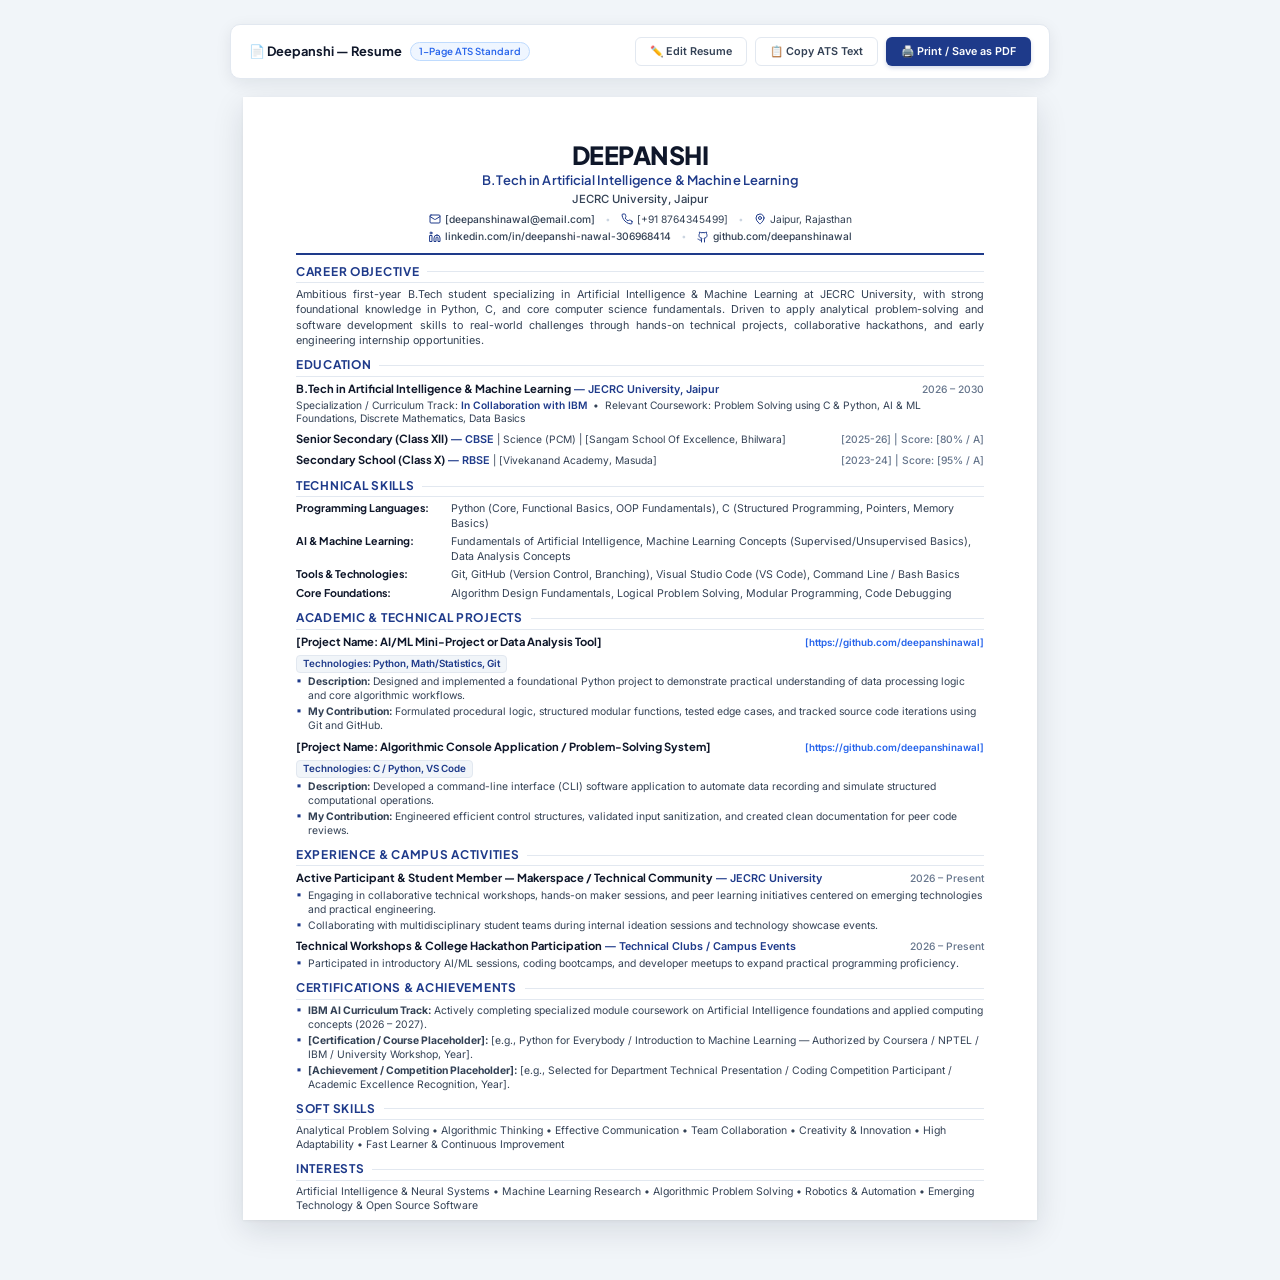
<file: resume.html>
<!DOCTYPE html>
<html lang="en">
<head>
  <meta charset="UTF-8">
  <meta name="viewport" content="width=device-width, initial-scale=1.0">
  <title>Deepanshi — Resume | B.Tech Artificial Intelligence & Machine Learning</title>
  <meta name="description" content="Professional, ATS-friendly one-page resume of Deepanshi, a first-year B.Tech student specializing in Artificial Intelligence & Machine Learning at JECRC University, Jaipur.">
  <link rel="stylesheet" href="resume.css">
</head>
<body>

  <!-- Floating Action Toolbar (Hidden during Print/PDF export) -->
  <aside class="toolbar-container no-print" aria-label="Resume Actions">
    <div class="toolbar-title">
      <span>📄 Deepanshi — Resume</span>
      <span class="toolbar-badge">1-Page ATS Standard</span>
    </div>
    <div class="toolbar-actions">
      <span id="toastMsg" class="toast-msg">Changes Saved!</span>
      <button id="btnEdit" class="btn btn-secondary" title="Click to edit any text directly on the page">
        ✏️ Edit Resume
      </button>
      <button id="btnReset" class="btn btn-secondary" style="display:none;" title="Restore original template text">
        🔄 Reset
      </button>
      <button id="btnCopyText" class="btn btn-secondary" title="Copy clean plain text for ATS application forms">
        📋 Copy ATS Text
      </button>
      <button id="btnPrint" class="btn btn-primary" title="Print or save as high-quality PDF">
        🖨️ Print / Save as PDF
      </button>
    </div>
  </aside>

  <!-- Resume Sheet (Strict Single A4 Sheet: 210mm x 297mm) -->
  <main class="resume-sheet" id="resumeContent" itemscope itemtype="https://schema.org/Person">

    <!-- 1. HEADER -->
    <header class="resume-header">
      <h1 class="applicant-name" itemprop="name">Deepanshi</h1>
      <div class="applicant-title" itemprop="jobTitle">B.Tech in Artificial Intelligence &amp; Machine Learning</div>
      <div class="applicant-institution">JECRC University, Jaipur</div>
      <div class="contact-bar">
        <div class="contact-row">
          <span class="contact-item">
            <svg class="contact-icon" viewBox="0 0 24 24" fill="none" stroke="currentColor" stroke-width="2" stroke-linecap="round" stroke-linejoin="round"><rect width="20" height="16" x="2" y="4" rx="2"/><path d="m22 7-8.97 5.7a1.94 1.94 0 0 1-2.06 0L2 7"/></svg>
            <a href="mailto:deepanshinawal@email.com" itemprop="email" class="editable-field" data-field="email">[deepanshinawal@email.com]</a>
          </span>
          <span class="contact-sep">•</span>
          <span class="contact-item">
            <svg class="contact-icon" viewBox="0 0 24 24" fill="none" stroke="currentColor" stroke-width="2" stroke-linecap="round" stroke-linejoin="round"><path d="M22 16.92v3a2 2 0 0 1-2.18 2 19.79 19.79 0 0 1-8.63-3.07 19.5 19.5 0 0 1-6-6 19.79 19.79 0 0 1-3.07-8.67A2 2 0 0 1 4.11 2h3a2 2 0 0 1 2 1.72 12.84 12.84 0 0 0 .7 2.81 2 2 0 0 1-.45 2.11L8.09 9.91a16 16 0 0 0 6 6l1.27-1.27a2 2 0 0 1 2.11-.45 12.84 12.84 0 0 0 2.81.7A2 2 0 0 1 22 16.92z"/></svg>
            <span class="editable-field" data-field="phone">[+91 8764345499]</span>
          </span>
          <span class="contact-sep">•</span>
          <span class="contact-item">
            <svg class="contact-icon" viewBox="0 0 24 24" fill="none" stroke="currentColor" stroke-width="2" stroke-linecap="round" stroke-linejoin="round"><path d="M20 10c0 6-8 12-8 12s-8-6-8-12a8 8 0 0 1 16 0Z"/><circle cx="12" cy="10" r="3"/></svg>
            <span itemprop="addressLocality">Jaipur, Rajasthan</span>
          </span>
        </div>
        <div class="contact-row">
          <span class="contact-item">
            <svg class="contact-icon" viewBox="0 0 24 24" fill="none" stroke="currentColor" stroke-width="2" stroke-linecap="round" stroke-linejoin="round"><path d="M16 8a6 6 0 0 1 6 6v7h-4v-7a2 2 0 0 0-2-2 2 2 0 0 0-2 2v7h-4v-7a6 6 0 0 1 6-6z"/><rect width="4" height="12" x="2" y="9"/><circle cx="4" cy="4" r="2"/></svg>
            <a href="https://www.linkedin.com/in/deepanshi-nawal-306968414/" target="_blank" rel="noopener noreferrer" class="editable-field" data-field="linkedin">linkedin.com/in/deepanshi-nawal-306968414</a>
          </span>
          <span class="contact-sep">•</span>
          <span class="contact-item">
            <svg class="contact-icon" viewBox="0 0 24 24" fill="none" stroke="currentColor" stroke-width="2" stroke-linecap="round" stroke-linejoin="round"><path d="M15 22v-4a4.8 4.8 0 0 0-1-3.5c3 0 6-2 6-5.5.08-1.25-.27-2.48-1-3.5.28-1.15.28-2.35 0-3.5 0 0-1 0-3 1.5-2.64-.5-5.36-.5-8 0C6 2 5 2 5 2c-.3 1.15-.3 2.35 0 3.5A5.403 5.403 0 0 0 4 9c0 3.5 3 5.5 6 5.5-.39.49-.68 1.05-.85 1.65-.17.6-.22 1.23-.15 1.85v4"/><path d="M9 18c-4.51 2-5-2-7-2"/></svg>
            <a href="https://github.com/deepanshinawal" target="_blank" rel="noopener noreferrer" class="editable-field" data-field="github">github.com/deepanshinawal</a>
          </span>
        </div>
      </div>
    </header>

    <!-- 2. CAREER OBJECTIVE -->
    <section class="section" id="objective" aria-labelledby="sec-objective">
      <h2 class="section-title" id="sec-objective">Career Objective</h2>
      <div class="section-content">
        <p class="objective-text editable-field" data-field="objective">
          Ambitious first-year B.Tech student specializing in Artificial Intelligence &amp; Machine Learning at JECRC University, with strong foundational knowledge in Python, C, and core computer science fundamentals. Driven to apply analytical problem-solving and software development skills to real-world challenges through hands-on technical projects, collaborative hackathons, and early engineering internship opportunities.
        </p>
      </div>
    </section>

    <!-- 3. EDUCATION -->
    <section class="section" id="education" aria-labelledby="sec-education">
      <h2 class="section-title" id="sec-education">Education</h2>
      <div class="section-content">
        
        <!-- College Degree -->
        <article class="timeline-item">
          <div class="item-header">
            <div>
              <span class="item-title">B.Tech in Artificial Intelligence &amp; Machine Learning</span>
              <span class="item-subtitle"> — JECRC University, Jaipur</span>
            </div>
            <span class="item-meta">2026 – 2030</span>
          </div>
          <div class="item-subtext">
            <span>Specialization / Curriculum Track: <strong class="tag-highlight">In Collaboration with IBM</strong></span>
            &nbsp;•&nbsp;
            <span>Relevant Coursework: <span class="editable-field" data-field="coursework">Problem Solving using C &amp; Python, AI &amp; ML Foundations, Discrete Mathematics, Data Basics</span></span>
          </div>
        </article>

        <!-- Schooling -->
        <div class="edu-grid" style="margin-top: 4px;">
          <div class="school-row">
            <div>
              <strong class="item-title">Senior Secondary (Class XII)</strong>
              <span class="item-subtitle"> — CBSE</span>
              <span class="item-subtext"> | Science (PCM) | <span class="editable-field" data-field="school-12">[Sangam School Of Excellence, Bhilwara]</span></span>
            </div>
            <span class="item-meta"><span class="editable-field" data-field="year-12">[2025-26]</span> | Score: <span class="editable-field" data-field="score-12">[80% / A]</span></span>
          </div>
          <div class="school-row">
            <div>
              <strong class="item-title">Secondary School (Class X)</strong>
              <span class="item-subtitle"> — RBSE</span>
              <span class="item-subtext"> | <span class="editable-field" data-field="school-10">[Vivekanand Academy, Masuda]</span></span>
            </div>
            <span class="item-meta"><span class="editable-field" data-field="year-10">[2023-24]</span> | Score: <span class="editable-field" data-field="score-10">[95% / A]</span></span>
          </div>
        </div>

      </div>
    </section>

    <!-- 4. TECHNICAL SKILLS -->
    <section class="section" id="skills" aria-labelledby="sec-skills">
      <h2 class="section-title" id="sec-skills">Technical Skills</h2>
      <div class="section-content skills-container">
        
        <div class="skill-row">
          <span class="skill-category">Programming Languages:</span>
          <span class="skill-list editable-field" data-field="skills-prog">Python (Core, Functional Basics, OOP Fundamentals), C (Structured Programming, Pointers, Memory Basics)</span>
        </div>

        <div class="skill-row">
          <span class="skill-category">AI &amp; Machine Learning:</span>
          <span class="skill-list editable-field" data-field="skills-aiml">Fundamentals of Artificial Intelligence, Machine Learning Concepts (Supervised/Unsupervised Basics), Data Analysis Concepts</span>
        </div>

        <div class="skill-row">
          <span class="skill-category">Tools &amp; Technologies:</span>
          <span class="skill-list editable-field" data-field="skills-tools">Git, GitHub (Version Control, Branching), Visual Studio Code (VS Code), Command Line / Bash Basics</span>
        </div>

        <div class="skill-row">
          <span class="skill-category">Core Foundations:</span>
          <span class="skill-list editable-field" data-field="skills-foundations">Algorithm Design Fundamentals, Logical Problem Solving, Modular Programming, Code Debugging</span>
        </div>

      </div>
    </section>

    <!-- 5. PROJECTS -->
    <section class="section" id="projects" aria-labelledby="sec-projects">
      <h2 class="section-title" id="sec-projects">Academic &amp; Technical Projects</h2>
      <div class="section-content">

        <!-- Project 1 Placeholder -->
        <article class="project-card">
          <div class="project-header">
            <div class="project-title-group">
              <span class="project-name editable-field" data-field="p1-title">[Project Name: AI/ML Mini-Project or Data Analysis Tool]</span>
              <span class="project-tech editable-field" data-field="p1-tech">Technologies: Python, Math/Statistics, Git</span>
            </div>
            <a href="https://github.com/deepanshinawal/deepanshi-portfolio" target="_blank" rel="noopener noreferrer" class="project-link editable-field" data-field="p1-link">[https://github.com/deepanshinawal]</a>
          </div>
          <ul class="resume-bullets">
            <li class="editable-field" data-field="p1-b1"><strong>Description:</strong> Designed and implemented a foundational Python project to demonstrate practical understanding of data processing logic and core algorithmic workflows.</li>
            <li class="editable-field" data-field="p1-b2"><strong>My Contribution:</strong> Formulated procedural logic, structured modular functions, tested edge cases, and tracked source code iterations using Git and GitHub.</li>
          </ul>
        </article>

        <!-- Project 2 Placeholder -->
        <article class="project-card">
          <div class="project-header">
            <div class="project-title-group">
              <span class="project-name editable-field" data-field="p2-title">[Project Name: Algorithmic Console Application / Problem-Solving System]</span>
              <span class="project-tech editable-field" data-field="p2-tech">Technologies: C / Python, VS Code</span>
            </div>
            <a href="https://github.com/deepanshinawal/deepanshi-portfolio" target="_blank" rel="noopener noreferrer" class="project-link editable-field" data-field="p2-link">[https://github.com/deepanshinawal]</a>
          </div>
          <ul class="resume-bullets">
            <li class="editable-field" data-field="p2-b1"><strong>Description:</strong> Developed a command-line interface (CLI) software application to automate data recording and simulate structured computational operations.</li>
            <li class="editable-field" data-field="p2-b2"><strong>My Contribution:</strong> Engineered efficient control structures, validated input sanitization, and created clean documentation for peer code reviews.</li>
          </ul>
        </article>

      </div>
    </section>

    <!-- 6. EXPERIENCE / ACTIVITIES -->
    <section class="section" id="experience" aria-labelledby="sec-experience">
      <h2 class="section-title" id="sec-experience">Experience &amp; Campus Activities</h2>
      <div class="section-content">

        <article class="activity-item">
          <div class="item-header">
            <div>
              <span class="item-title editable-field" data-field="exp1-role">Active Participant &amp; Student Member — Makerspace / Technical Community</span>
              <span class="item-subtitle"> — JECRC University</span>
            </div>
            <span class="item-meta editable-field" data-field="exp1-meta">2026 – Present</span>
          </div>
          <ul class="resume-bullets">
            <li class="editable-field" data-field="exp1-b1">Engaging in collaborative technical workshops, hands-on maker sessions, and peer learning initiatives centered on emerging technologies and practical engineering.</li>
            <li class="editable-field" data-field="exp1-b2">Collaborating with multidisciplinary student teams during internal ideation sessions and technology showcase events.</li>
          </ul>
        </article>

        <article class="activity-item">
          <div class="item-header">
            <div>
              <span class="item-title editable-field" data-field="exp2-role">Technical Workshops &amp; College Hackathon Participation</span>
              <span class="item-subtitle"> — Technical Clubs / Campus Events</span>
            </div>
            <span class="item-meta editable-field" data-field="exp2-meta">2026 – Present</span>
          </div>
          <ul class="resume-bullets">
            <li class="editable-field" data-field="exp2-b1">Participated in introductory AI/ML sessions, coding bootcamps, and developer meetups to expand practical programming proficiency.</li>
          </ul>
        </article>

      </div>
    </section>

    <!-- 7. CERTIFICATIONS & ACHIEVEMENTS -->
    <section class="section" id="certifications" aria-labelledby="sec-certifications">
      <h2 class="section-title" id="sec-certifications">Certifications &amp; Achievements</h2>
      <div class="section-content">
        <ul class="cert-list">
          <li class="editable-field" data-field="cert-1">
            <strong>IBM AI Curriculum Track:</strong> Actively completing specialized module coursework on Artificial Intelligence foundations and applied computing concepts (2026 – 2027).
          </li>
          <li class="editable-field" data-field="cert-2">
            <strong>[Certification / Course Placeholder]:</strong> [e.g., Python for Everybody / Introduction to Machine Learning — Authorized by Coursera / NPTEL / IBM / University Workshop, Year].
          </li>
          <li class="editable-field" data-field="cert-3">
            <strong>[Achievement / Competition Placeholder]:</strong> [e.g., Selected for Department Technical Presentation / Coding Competition Participant / Academic Excellence Recognition, Year].
          </li>
        </ul>
      </div>
    </section>

    <!-- 8. SOFT SKILLS -->
    <section class="section" id="softskills" aria-labelledby="sec-softskills">
      <h2 class="section-title" id="sec-softskills">Soft Skills</h2>
      <div class="section-content">
        <p class="pill-inline editable-field" data-field="soft-skills">
          Analytical Problem Solving • Algorithmic Thinking • Effective Communication • Team Collaboration • Creativity &amp; Innovation • High Adaptability • Fast Learner &amp; Continuous Improvement
        </p>
      </div>
    </section>

    <!-- 9. INTERESTS -->
    <section class="section" id="interests" aria-labelledby="sec-interests">
      <h2 class="section-title" id="sec-interests">Interests</h2>
      <div class="section-content">
        <p class="pill-inline editable-field" data-field="interests">
          Artificial Intelligence &amp; Neural Systems • Machine Learning Research • Algorithmic Problem Solving • Robotics &amp; Automation • Emerging Technology &amp; Open Source Software
        </p>
      </div>
    </section>

  </main>

  <!-- Interactive Resume Logic: Live Editing, Auto-Save, ATS Text Copy, and Print -->
  <script>
    (function () {
      const btnPrint = document.getElementById('btnPrint');
      const btnEdit = document.getElementById('btnEdit');
      const btnReset = document.getElementById('btnReset');
      const btnCopyText = document.getElementById('btnCopyText');
      const toastMsg = document.getElementById('toastMsg');
      const editableFields = document.querySelectorAll('.editable-field');
      const STORAGE_KEY = 'deepanshi_resume_data_v2';

      let isEditing = false;

      // Print Handler
      btnPrint.addEventListener('click', () => {
        window.print();
      });

      // Load Saved Local Data if exists
      function loadSavedData() {
        const saved = localStorage.getItem(STORAGE_KEY);
        if (!saved) return;
        try {
          const data = JSON.parse(saved);
          editableFields.forEach(el => {
            const key = el.getAttribute('data-field');
            if (key && data[key] !== undefined) {
              el.innerHTML = data[key];
            }
          });
          btnReset.style.display = 'inline-flex';
        } catch (e) {
          console.error('Failed to load saved resume data', e);
        }
      }

      // Save Data to LocalStorage
      function saveData() {
        const data = {};
        editableFields.forEach(el => {
          const key = el.getAttribute('data-field');
          if (key) {
            data[key] = el.innerHTML;
          }
        });
        localStorage.setItem(STORAGE_KEY, JSON.stringify(data));
        showToast('Changes Saved!');
      }

      function showToast(msg) {
        toastMsg.textContent = msg;
        toastMsg.style.display = 'inline-block';
        setTimeout(() => {
          toastMsg.style.display = 'none';
        }, 2200);
      }

      // Toggle Edit Mode
      btnEdit.addEventListener('click', () => {
        isEditing = !isEditing;
        document.body.classList.toggle('is-editing', isEditing);

        editableFields.forEach(el => {
          el.setAttribute('contenteditable', isEditing ? 'true' : 'false');
          if (isEditing) {
            el.addEventListener('blur', saveData);
          } else {
            el.removeEventListener('blur', saveData);
          }
        });

        if (isEditing) {
          btnEdit.innerHTML = '💾 Done Editing';
          btnEdit.classList.remove('btn-secondary');
          btnEdit.classList.add('btn-primary');
          btnReset.style.display = 'inline-flex';
          showToast('Edit Mode Active: Click text to edit');
        } else {
          btnEdit.innerHTML = '✏️ Edit Resume';
          btnEdit.classList.remove('btn-primary');
          btnEdit.classList.add('btn-secondary');
          saveData();
        }
      });

      // Reset to original template
      btnReset.addEventListener('click', () => {
        if (confirm('Reset resume to original template? All custom text will be cleared.')) {
          localStorage.removeItem(STORAGE_KEY);
          location.reload();
        }
      });

      // Copy Plaintext ATS
      btnCopyText.addEventListener('click', () => {
        const resume = document.getElementById('resumeContent');
        const text = resume.innerText;
        navigator.clipboard.writeText(text).then(() => {
          showToast('Plaintext Copied for ATS portals!');
        }).catch(() => {
          showToast('Error copying text.');
        });
      });

      // Initialize
      loadSavedData();
    })();
  </script>
</body>
</html>
</file>
<file: style.css>
/* ==========================================================================
   DEEPANSHI — AI PORTFOLIO DESIGN SYSTEM
   Palette: Light Pink, Soft Lavender, Pearlescent White & Neon Rose Accents
   Aesthetic: Futuristic AI/Tech Glassmorphism with Smooth Micro-Interactions
   ========================================================================== */

@import url('https://fonts.googleapis.com/css2?family=Outfit:wght@400;500;600;700;800&family=Plus+Jakarta+Sans:wght@400;500;600;700;800&family=Inter:wght@300;400;500;600;700&family=JetBrains+Mono:wght@400;500;600&display=swap');

:root {
  /* Fonts */
  --font-display: 'Outfit', 'Plus Jakarta Sans', sans-serif;
  --font-heading: 'Plus Jakarta Sans', sans-serif;
  --font-body: 'Inter', -apple-system, BlinkMacSystemFont, sans-serif;
  --font-mono: 'JetBrains Mono', monospace;

  /* Color Palette - Light Mode (Default) */
  --bg-base: #FAF7FD;
  --bg-gradient: radial-gradient(circle at 10% 20%, rgba(254, 226, 238, 0.8) 0%, rgba(237, 233, 254, 0.6) 45%, rgba(250, 247, 253, 0.95) 90%);
  --surface-glass: rgba(255, 255, 255, 0.75);
  --surface-glass-hover: rgba(255, 255, 255, 0.9);
  --surface-card: #FFFFFF;
  --border-glass: rgba(236, 72, 153, 0.18);
  --border-glass-hover: rgba(236, 72, 153, 0.38);
  --border-subtle: rgba(139, 92, 246, 0.12);

  /* Primary Accents */
  --pink-primary: #EC4899;
  --pink-light: #FDF2F8;
  --pink-glow: rgba(236, 72, 153, 0.35);
  --lavender-primary: #8B5CF6;
  --lavender-light: #F5F3FF;
  --lavender-glow: rgba(139, 92, 246, 0.3);
  --gradient-accent: linear-gradient(135deg, #EC4899 0%, #A855F7 50%, #6366F1 100%);
  --gradient-soft: linear-gradient(135deg, #FDF2F8 0%, #F5F3FF 100%);
  --gradient-badge: linear-gradient(135deg, rgba(236, 72, 153, 0.12), rgba(139, 92, 246, 0.12));

  /* Text Hierarchy */
  --text-primary: #191226;
  --text-secondary: #4E4660;
  --text-muted: #7E7594;
  --text-white: #FFFFFF;

  /* Shadows */
  --shadow-sm: 0 4px 16px -4px rgba(139, 92, 246, 0.08);
  --shadow-md: 0 10px 30px -8px rgba(139, 92, 246, 0.12), 0 4px 12px -2px rgba(236, 72, 153, 0.08);
  --shadow-lg: 0 20px 40px -12px rgba(139, 92, 246, 0.18), 0 8px 24px -4px rgba(236, 72, 153, 0.12);
  --shadow-glow: 0 0 28px rgba(236, 72, 153, 0.25);

  /* Transition speeds */
  --transition-fast: 0.2s cubic-bezier(0.4, 0, 0.2, 1);
  --transition-normal: 0.3s cubic-bezier(0.4, 0, 0.2, 1);
  --transition-bounce: 0.5s cubic-bezier(0.34, 1.56, 0.64, 1);

  /* Container */
  --container-max: 1200px;
  --nav-height: 74px;
}

/* ==========================================================================
   DARK MODE (AI Cyber-Luxe Palette)
   ========================================================================== */
[data-theme="dark"] {
  --bg-base: #0B0814;
  --bg-gradient: radial-gradient(circle at 15% 15%, rgba(139, 92, 246, 0.18) 0%, rgba(236, 72, 153, 0.12) 40%, rgba(11, 8, 20, 0.98) 100%);
  --surface-glass: rgba(22, 16, 36, 0.72);
  --surface-glass-hover: rgba(30, 22, 50, 0.85);
  --surface-card: #150F24;
  --border-glass: rgba(244, 114, 182, 0.24);
  --border-glass-hover: rgba(244, 114, 182, 0.48);
  --border-subtle: rgba(168, 85, 247, 0.18);

  --pink-light: rgba(236, 72, 153, 0.15);
  --lavender-light: rgba(139, 92, 246, 0.15);

  --text-primary: #F8F6FD;
  --text-secondary: #CBD0E5;
  --text-muted: #958EA6;

  --shadow-sm: 0 4px 20px -4px rgba(0, 0, 0, 0.5);
  --shadow-md: 0 10px 30px -8px rgba(0, 0, 0, 0.6), 0 0 20px rgba(139, 92, 246, 0.15);
  --shadow-lg: 0 20px 45px -12px rgba(0, 0, 0, 0.75), 0 0 35px rgba(236, 72, 153, 0.2);
  --shadow-glow: 0 0 35px rgba(236, 72, 153, 0.4);
}

/* ==========================================================================
   CSS RESET & BASE
   ========================================================================== */
*, *::before, *::after {
  box-sizing: border-box;
  margin: 0;
  padding: 0;
}

html {
  scroll-behavior: smooth;
  scroll-padding-top: calc(var(--nav-height) + 16px);
  -webkit-font-smoothing: antialiased;
  -moz-osx-font-smoothing: grayscale;
}

body {
  font-family: var(--font-body);
  background-color: var(--bg-base);
  background-image: var(--bg-gradient);
  background-attachment: fixed;
  color: var(--text-primary);
  line-height: 1.65;
  overflow-x: hidden;
  transition: background-color var(--transition-normal), color var(--transition-normal);
  min-height: 100vh;
  position: relative;
}

/* Custom Scrollbar */
::-webkit-scrollbar {
  width: 9px;
}
::-webkit-scrollbar-track {
  background: var(--bg-base);
}
::-webkit-scrollbar-thumb {
  background: linear-gradient(180deg, #F472B6, #A855F7);
  border-radius: 6px;
  border: 2px solid var(--bg-base);
}

/* Selection */
::selection {
  background: var(--pink-glow);
  color: var(--text-primary);
}

/* Container */
.container {
  width: 100%;
  max-width: var(--container-max);
  margin: 0 auto;
  padding: 0 24px;
}

/* Typography Base */
h1, h2, h3, h4, h5, h6 {
  font-family: var(--font-display);
  font-weight: 700;
  line-height: 1.25;
  color: var(--text-primary);
  letter-spacing: -0.02em;
}

p {
  color: var(--text-secondary);
}

a {
  color: inherit;
  text-decoration: none;
  transition: all var(--transition-fast);
}

/* Section Header Utility */
.section {
  padding: 100px 0;
  position: relative;
}

.section-header {
  text-align: center;
  max-width: 680px;
  margin: 0 auto 56px;
}

.section-eyebrow {
  display: inline-flex;
  align-items: center;
  gap: 8px;
  font-family: var(--font-mono);
  font-size: 0.85rem;
  font-weight: 600;
  text-transform: uppercase;
  letter-spacing: 0.12em;
  color: var(--pink-primary);
  background: var(--gradient-badge);
  padding: 6px 14px;
  border-radius: 9999px;
  border: 1px solid var(--border-glass);
  margin-bottom: 16px;
  backdrop-filter: blur(8px);
}

.section-title {
  font-size: clamp(2rem, 3.5vw, 2.75rem);
  margin-bottom: 16px;
}

.section-title .text-gradient {
  background: var(--gradient-accent);
  -webkit-background-clip: text;
  -webkit-text-fill-color: transparent;
}

.section-desc {
  font-size: 1.05rem;
  color: var(--text-muted);
}

/* ==========================================================================
   GLASSMORPHISM UTILITIES & BUTTONS
   ========================================================================== */
.glass-card {
  background: var(--surface-glass);
  backdrop-filter: blur(16px);
  -webkit-backdrop-filter: blur(16px);
  border: 1px solid var(--border-glass);
  border-radius: 20px;
  box-shadow: var(--shadow-sm);
  transition: transform var(--transition-normal), box-shadow var(--transition-normal), border-color var(--transition-normal);
}

.glass-card:hover {
  border-color: var(--border-glass-hover);
  box-shadow: var(--shadow-md);
  transform: translateY(-4px);
}

/* Button Component */
.btn {
  display: inline-flex;
  align-items: center;
  justify-content: center;
  gap: 10px;
  font-family: var(--font-heading);
  font-size: 0.95rem;
  font-weight: 600;
  padding: 12px 24px;
  border-radius: 12px;
  cursor: pointer;
  transition: all var(--transition-normal);
  border: none;
  outline: none;
  position: relative;
  overflow: hidden;
  text-decoration: none;
  white-space: nowrap;
}

.btn-primary {
  background: var(--gradient-accent);
  color: #FFFFFF;
  box-shadow: 0 6px 20px -4px rgba(236, 72, 153, 0.45);
}

.btn-primary:hover {
  transform: translateY(-2px);
  box-shadow: 0 10px 25px -4px rgba(236, 72, 153, 0.6), 0 0 20px var(--pink-glow);
  color: #FFFFFF;
}

.btn-secondary {
  background: var(--surface-glass);
  backdrop-filter: blur(12px);
  color: var(--text-primary);
  border: 1px solid var(--border-glass);
  box-shadow: var(--shadow-sm);
}

.btn-secondary:hover {
  background: var(--surface-glass-hover);
  border-color: var(--pink-primary);
  color: var(--pink-primary);
  transform: translateY(-2px);
  box-shadow: var(--shadow-md);
}

.btn-pill {
  border-radius: 9999px;
  padding: 10px 20px;
  font-size: 0.88rem;
}

.btn-sm {
  padding: 8px 16px;
  font-size: 0.85rem;
  border-radius: 8px;
}

/* Glow Orb Background Accents */
.ambient-glow {
  position: absolute;
  border-radius: 50%;
  filter: blur(90px);
  opacity: 0.55;
  pointer-events: none;
  z-index: 0;
  transition: opacity 0.4s ease;
}
.ambient-glow-pink {
  background: radial-gradient(circle, #F472B6 0%, rgba(244, 114, 182, 0) 70%);
  width: 450px;
  height: 450px;
}
.ambient-glow-lavender {
  background: radial-gradient(circle, #A78BFA 0%, rgba(167, 139, 250, 0) 70%);
  width: 500px;
  height: 500px;
}

/* ==========================================================================
   NAVIGATION BAR (Sticky Glassmorphic)
   ========================================================================== */
.navbar {
  position: fixed;
  top: 0;
  left: 0;
  width: 100%;
  height: var(--nav-height);
  z-index: 1000;
  background: rgba(250, 247, 253, 0.7);
  backdrop-filter: blur(18px);
  -webkit-backdrop-filter: blur(18px);
  border-bottom: 1px solid var(--border-glass);
  transition: all var(--transition-normal);
}

[data-theme="dark"] .navbar {
  background: rgba(11, 8, 20, 0.75);
}

.navbar.scrolled {
  box-shadow: var(--shadow-sm);
  background: rgba(250, 247, 253, 0.9);
}

[data-theme="dark"] .navbar.scrolled {
  background: rgba(11, 8, 20, 0.9);
}

.nav-container {
  display: flex;
  align-items: center;
  justify-content: space-between;
  height: 100%;
}

.nav-logo {
  display: flex;
  align-items: center;
  gap: 10px;
  font-family: var(--font-display);
  font-size: 1.35rem;
  font-weight: 800;
  color: var(--text-primary);
  letter-spacing: -0.02em;
}

.logo-symbol {
  width: 38px;
  height: 38px;
  border-radius: 10px;
  background: var(--gradient-accent);
  display: flex;
  align-items: center;
  justify-content: center;
  color: #FFF;
  font-size: 1.1rem;
  font-weight: 800;
  box-shadow: 0 4px 12px rgba(236, 72, 153, 0.35);
  transition: transform var(--transition-bounce);
}

.nav-logo:hover .logo-symbol {
  transform: rotate(8deg) scale(1.08);
}

.logo-dot {
  color: var(--pink-primary);
}

.nav-links {
  display: flex;
  align-items: center;
  gap: 28px;
  list-style: none;
}

.nav-link {
  font-size: 0.92rem;
  font-weight: 500;
  color: var(--text-secondary);
  position: relative;
  padding: 6px 0;
  transition: color var(--transition-fast);
}

.nav-link::after {
  content: '';
  position: absolute;
  bottom: 0;
  left: 0;
  width: 0;
  height: 2px;
  background: var(--gradient-accent);
  border-radius: 2px;
  transition: width var(--transition-normal);
}

.nav-link:hover,
.nav-link.active {
  color: var(--pink-primary);
}

.nav-link:hover::after,
.nav-link.active::after {
  width: 100%;
}

.nav-actions {
  display: flex;
  align-items: center;
  gap: 14px;
}

/* Theme Toggle Button */
.theme-toggle-btn {
  width: 42px;
  height: 42px;
  border-radius: 12px;
  border: 1px solid var(--border-glass);
  background: var(--surface-glass);
  backdrop-filter: blur(10px);
  color: var(--text-primary);
  display: flex;
  align-items: center;
  justify-content: center;
  cursor: pointer;
  font-size: 1.15rem;
  transition: all var(--transition-fast);
  box-shadow: var(--shadow-sm);
}

.theme-toggle-btn:hover {
  border-color: var(--pink-primary);
  transform: rotate(15deg) scale(1.05);
}

/* Mobile Hamburger */
.mobile-toggle {
  display: none;
  background: none;
  border: none;
  color: var(--text-primary);
  font-size: 1.5rem;
  cursor: pointer;
  padding: 6px;
}

/* ==========================================================================
   HERO SECTION
   ========================================================================== */
.hero-section {
  padding-top: calc(var(--nav-height) + 50px);
  padding-bottom: 90px;
  position: relative;
  overflow: hidden;
  display: flex;
  align-items: center;
  min-height: calc(100vh - var(--nav-height));
}

.hero-grid {
  display: grid;
  grid-template-columns: 1.15fr 0.95fr;
  gap: 48px;
  align-items: center;
  position: relative;
  z-index: 1;
}

.hero-content {
  display: flex;
  flex-direction: column;
  gap: 20px;
}

/* Status Pill */
.hero-status-pill {
  display: inline-flex;
  align-items: center;
  gap: 10px;
  align-self: flex-start;
  padding: 8px 18px;
  border-radius: 9999px;
  background: var(--surface-glass);
  border: 1px solid var(--border-glass);
  backdrop-filter: blur(12px);
  box-shadow: var(--shadow-sm);
  font-size: 0.88rem;
  font-weight: 500;
  color: var(--text-secondary);
}

.status-dot {
  width: 9px;
  height: 9px;
  border-radius: 50%;
  background: #10B981;
  box-shadow: 0 0 10px #10B981;
  animation: pulse-dot 2s infinite;
}

@keyframes pulse-dot {
  0%, 100% { transform: scale(1); opacity: 1; }
  50% { transform: scale(1.3); opacity: 0.7; }
}

.hero-title {
  font-size: clamp(2.6rem, 5vw, 4.2rem);
  font-weight: 800;
  letter-spacing: -0.03em;
  line-height: 1.15;
}

.hero-wave {
  display: inline-block;
  transform-origin: 70% 70%;
  animation: wave 2.2s infinite;
}

@keyframes wave {
  0%, 100% { transform: rotate(0deg); }
  20% { transform: rotate(14deg); }
  40% { transform: rotate(-8deg); }
  60% { transform: rotate(14deg); }
  80% { transform: rotate(-4deg); }
}

.hero-subtitle {
  font-family: var(--font-heading);
  font-size: clamp(1.2rem, 2.2vw, 1.6rem);
  font-weight: 600;
  background: var(--gradient-accent);
  -webkit-background-clip: text;
  -webkit-text-fill-color: transparent;
  display: inline-block;
}

.hero-intro {
  font-size: 1.15rem;
  line-height: 1.7;
  color: var(--text-secondary);
  max-width: 540px;
}

.hero-actions {
  display: flex;
  flex-wrap: wrap;
  align-items: center;
  gap: 14px;
  margin-top: 8px;
}

.hero-highlights-row {
  display: flex;
  flex-wrap: wrap;
  gap: 20px;
  margin-top: 14px;
  padding-top: 20px;
  border-top: 1px solid var(--border-subtle);
}

.hero-stat {
  display: flex;
  flex-direction: column;
}

.hero-stat-value {
  font-family: var(--font-display);
  font-size: 1.25rem;
  font-weight: 700;
  color: var(--text-primary);
}

.hero-stat-label {
  font-size: 0.82rem;
  color: var(--text-muted);
}

/* Hero Visual & Neural Canvas Container */
.hero-visual-wrapper {
  position: relative;
  display: flex;
  align-items: center;
  justify-content: center;
  min-height: 480px;
}

.canvas-container {
  width: 100%;
  height: 440px;
  position: relative;
  border-radius: 28px;
  background: var(--surface-glass);
  backdrop-filter: blur(14px);
  -webkit-backdrop-filter: blur(14px);
  border: 1px solid var(--border-glass);
  box-shadow: var(--shadow-md);
  overflow: hidden;
  display: flex;
  align-items: center;
  justify-content: center;
}

#neuralCanvas {
  position: absolute;
  top: 0;
  left: 0;
  width: 100%;
  height: 100%;
  pointer-events: all;
  cursor: crosshair;
}

.canvas-center-core {
  position: relative;
  z-index: 2;
  text-align: center;
  pointer-events: none;
}

.ai-avatar-circle {
  width: 110px;
  height: 110px;
  border-radius: 50%;
  background: linear-gradient(135deg, rgba(236, 72, 153, 0.25), rgba(139, 92, 246, 0.35));
  border: 2px solid rgba(255, 255, 255, 0.6);
  display: flex;
  align-items: center;
  justify-content: center;
  margin: 0 auto 12px;
  backdrop-filter: blur(12px);
  box-shadow: 0 0 30px var(--pink-glow);
  position: relative;
  animation: float 5s ease-in-out infinite;
}

@keyframes float {
  0%, 100% { transform: translateY(0px); }
  50% { transform: translateY(-8px); }
}

.ai-avatar-circle svg {
  width: 54px;
  height: 54px;
  color: var(--pink-primary);
}

.canvas-core-text {
  font-family: var(--font-display);
  font-size: 1.05rem;
  font-weight: 700;
  color: var(--text-primary);
}

.canvas-core-sub {
  font-family: var(--font-mono);
  font-size: 0.75rem;
  color: var(--pink-primary);
  letter-spacing: 0.08em;
  text-transform: uppercase;
}

/* Floating Tech Badges around Hero Canvas */
.floating-badge {
  position: absolute;
  z-index: 3;
  display: flex;
  align-items: center;
  gap: 8px;
  padding: 8px 16px;
  border-radius: 14px;
  background: var(--surface-glass);
  backdrop-filter: blur(16px);
  border: 1px solid var(--border-glass);
  box-shadow: var(--shadow-sm);
  font-family: var(--font-heading);
  font-size: 0.82rem;
  font-weight: 600;
  color: var(--text-primary);
  white-space: nowrap;
  animation: float-badge 6s ease-in-out infinite;
  pointer-events: auto;
  transition: transform var(--transition-fast), border-color var(--transition-fast);
}

.floating-badge:hover {
  transform: scale(1.08) !important;
  border-color: var(--pink-primary);
  box-shadow: var(--shadow-glow);
}

.badge-pos-1 { top: 12px; left: -14px; animation-delay: 0s; }
.badge-pos-2 { bottom: 20px; left: -10px; animation-delay: 1.5s; }
.badge-pos-3 { top: 24px; right: -12px; animation-delay: 3s; }
.badge-pos-4 { bottom: 26px; right: -8px; animation-delay: 4.5s; }

@keyframes float-badge {
  0%, 100% { transform: translateY(0); }
  50% { transform: translateY(-7px); }
}

/* ==========================================================================
   ABOUT ME SECTION
   ========================================================================== */
.about-grid {
  display: grid;
  grid-template-columns: 1.15fr 0.85fr;
  gap: 36px;
  align-items: start;
}

.about-card-main {
  padding: 40px;
}

.about-intro-lead {
  font-size: 1.22rem;
  font-weight: 600;
  color: var(--text-primary);
  line-height: 1.65;
  margin-bottom: 20px;
}

.about-paragraph {
  font-size: 1.02rem;
  margin-bottom: 18px;
  line-height: 1.75;
}

.about-pillars {
  display: grid;
  grid-template-columns: repeat(2, 1fr);
  gap: 16px;
  margin-top: 28px;
}

.pillar-item {
  display: flex;
  align-items: flex-start;
  gap: 14px;
  padding: 16px;
  border-radius: 14px;
  background: var(--gradient-soft);
  border: 1px solid var(--border-subtle);
}

[data-theme="dark"] .pillar-item {
  background: rgba(255, 255, 255, 0.03);
}

.pillar-icon {
  width: 36px;
  height: 36px;
  border-radius: 10px;
  background: var(--pink-light);
  color: var(--pink-primary);
  display: flex;
  align-items: center;
  justify-content: center;
  font-size: 1.1rem;
  flex-shrink: 0;
}

.pillar-title {
  font-size: 0.95rem;
  font-weight: 700;
  margin-bottom: 2px;
}

.pillar-desc {
  font-size: 0.82rem;
  color: var(--text-muted);
}

/* About Side Card - Personality & Hobbies */
.about-side-stack {
  display: flex;
  flex-direction: column;
  gap: 24px;
}

.hobbies-card {
  padding: 32px;
}

.card-title-sm {
  font-size: 1.15rem;
  margin-bottom: 16px;
  display: flex;
  align-items: center;
  gap: 10px;
}

.hobby-list {
  display: flex;
  flex-direction: column;
  gap: 14px;
}

.hobby-item {
  display: flex;
  align-items: center;
  gap: 14px;
  padding: 12px 16px;
  border-radius: 12px;
  background: var(--surface-card);
  border: 1px solid var(--border-subtle);
  transition: transform var(--transition-fast), border-color var(--transition-fast);
}

[data-theme="dark"] .hobby-item {
  background: rgba(255, 255, 255, 0.04);
}

.hobby-item:hover {
  transform: translateX(4px);
  border-color: var(--pink-primary);
}

.hobby-emoji {
  font-size: 1.4rem;
}

.hobby-name {
  font-weight: 600;
  font-size: 0.95rem;
}

.hobby-note {
  font-size: 0.8rem;
  color: var(--text-muted);
}

/* Quick Facts Badge Box */
.facts-card {
  padding: 28px;
  background: var(--gradient-soft);
  border: 1px solid var(--border-glass);
}

[data-theme="dark"] .facts-card {
  background: rgba(22, 16, 36, 0.6);
}

.facts-grid {
  display: grid;
  grid-template-columns: repeat(2, 1fr);
  gap: 14px;
}

.fact-box {
  padding: 12px;
  background: var(--surface-glass);
  border-radius: 12px;
  border: 1px solid var(--border-subtle);
}

.fact-label {
  font-size: 0.75rem;
  color: var(--text-muted);
  text-transform: uppercase;
  letter-spacing: 0.05em;
}

.fact-val {
  font-weight: 700;
  font-size: 0.92rem;
  color: var(--text-primary);
  margin-top: 2px;
}

/* ==========================================================================
   SKILLS SECTION
   ========================================================================== */
.skills-filter {
  display: flex;
  justify-content: center;
  flex-wrap: wrap;
  gap: 10px;
  margin-bottom: 40px;
}

.filter-btn {
  padding: 8px 18px;
  border-radius: 9999px;
  background: var(--surface-glass);
  border: 1px solid var(--border-glass);
  color: var(--text-secondary);
  font-family: var(--font-heading);
  font-size: 0.88rem;
  font-weight: 600;
  cursor: pointer;
  transition: all var(--transition-fast);
}

.filter-btn:hover {
  border-color: var(--pink-primary);
  color: var(--pink-primary);
}

.filter-btn.active {
  background: var(--gradient-accent);
  color: #FFFFFF;
  border-color: transparent;
  box-shadow: 0 4px 14px rgba(236, 72, 153, 0.4);
}

.skills-grid {
  display: grid;
  grid-template-columns: repeat(auto-fill, minmax(260px, 1fr));
  gap: 22px;
}

.skill-card {
  padding: 26px;
  display: flex;
  flex-direction: column;
  position: relative;
  overflow: hidden;
}

.skill-top {
  display: flex;
  align-items: center;
  justify-content: space-between;
  margin-bottom: 16px;
}

.skill-icon-wrap {
  width: 52px;
  height: 52px;
  border-radius: 14px;
  background: var(--gradient-soft);
  border: 1px solid var(--border-subtle);
  display: flex;
  align-items: center;
  justify-content: center;
  font-size: 1.5rem;
  color: var(--pink-primary);
  transition: transform var(--transition-bounce);
}

.skill-card:hover .skill-icon-wrap {
  transform: scale(1.12) rotate(6deg);
  background: var(--pink-light);
}

.skill-level-badge {
  font-family: var(--font-mono);
  font-size: 0.72rem;
  font-weight: 600;
  color: var(--pink-primary);
  background: var(--gradient-badge);
  border: 1px solid var(--border-glass);
  padding: 4px 10px;
  border-radius: 9999px;
}

.skill-title {
  font-size: 1.15rem;
  font-weight: 700;
  margin-bottom: 8px;
}

.skill-desc {
  font-size: 0.88rem;
  color: var(--text-muted);
  line-height: 1.55;
  margin-bottom: 18px;
  flex-grow: 1;
}

.skill-focus-tags {
  display: flex;
  flex-wrap: wrap;
  gap: 6px;
}

.focus-tag {
  font-size: 0.75rem;
  padding: 3px 10px;
  border-radius: 6px;
  background: var(--lavender-light);
  color: var(--lavender-primary);
  font-weight: 500;
}

[data-theme="dark"] .focus-tag {
  background: rgba(139, 92, 246, 0.15);
  color: #C4B5FD;
}

/* Beginner Transparency Notice */
.skills-notice {
  text-align: center;
  margin-top: 36px;
  font-size: 0.9rem;
  color: var(--text-muted);
}

.notice-pill {
  display: inline-flex;
  align-items: center;
  gap: 8px;
  padding: 8px 20px;
  border-radius: 9999px;
  background: var(--surface-glass);
  border: 1px solid var(--border-subtle);
}

/* ==========================================================================
   PROJECTS SHOWCASE SECTION
   ========================================================================== */
.projects-filter {
  display: flex;
  justify-content: center;
  flex-wrap: wrap;
  gap: 10px;
  margin-bottom: 40px;
}

.projects-grid {
  display: grid;
  grid-template-columns: repeat(auto-fill, minmax(350px, 1fr));
  gap: 28px;
}

.project-card {
  display: flex;
  flex-direction: column;
  overflow: hidden;
  border-radius: 22px;
}

.project-media-banner {
  height: 180px;
  background: linear-gradient(135deg, rgba(236, 72, 153, 0.15), rgba(139, 92, 246, 0.25));
  position: relative;
  display: flex;
  align-items: center;
  justify-content: center;
  overflow: hidden;
  border-bottom: 1px solid var(--border-glass);
}

.project-art-icon {
  font-size: 3.5rem;
  filter: drop-shadow(0 6px 12px rgba(0, 0, 0, 0.15));
  transition: transform var(--transition-bounce);
}

.project-card:hover .project-art-icon {
  transform: scale(1.15) rotate(-5deg);
}

.project-category-badge {
  position: absolute;
  top: 14px;
  left: 14px;
  font-family: var(--font-mono);
  font-size: 0.72rem;
  font-weight: 600;
  padding: 4px 12px;
  border-radius: 9999px;
  background: var(--surface-glass);
  backdrop-filter: blur(10px);
  border: 1px solid var(--border-glass);
  color: var(--pink-primary);
}

.project-body {
  padding: 28px;
  display: flex;
  flex-direction: column;
  flex-grow: 1;
}

.project-name {
  font-size: 1.25rem;
  font-weight: 700;
  margin-bottom: 10px;
}

.project-desc {
  font-size: 0.92rem;
  color: var(--text-secondary);
  line-height: 1.6;
  margin-bottom: 20px;
  flex-grow: 1;
}

.project-tags {
  display: flex;
  flex-wrap: wrap;
  gap: 8px;
  margin-bottom: 24px;
}

.project-tag {
  font-family: var(--font-mono);
  font-size: 0.75rem;
  font-weight: 500;
  padding: 4px 10px;
  border-radius: 6px;
  background: var(--pink-light);
  color: var(--pink-primary);
  border: 1px solid rgba(236, 72, 153, 0.15);
}

[data-theme="dark"] .project-tag {
  background: rgba(236, 72, 153, 0.12);
  color: #F472B6;
}

.project-actions {
  display: flex;
  align-items: center;
  gap: 12px;
  padding-top: 18px;
  border-top: 1px solid var(--border-subtle);
}

.project-actions .btn {
  flex: 1;
}

/* ==========================================================================
   EDUCATION SECTION
   ========================================================================== */
.education-container {
  max-width: 860px;
  margin: 0 auto;
}

.edu-featured-card {
  padding: 38px;
  position: relative;
  margin-bottom: 28px;
  border-left: 4px solid var(--pink-primary);
}

.edu-badge-row {
  display: flex;
  align-items: center;
  justify-content: space-between;
  flex-wrap: wrap;
  gap: 12px;
  margin-bottom: 14px;
}

.edu-ibm-tag {
  display: inline-flex;
  align-items: center;
  gap: 6px;
  background: linear-gradient(135deg, #1D4ED8, #7C3AED);
  color: #FFFFFF;
  font-size: 0.8rem;
  font-weight: 700;
  padding: 4px 12px;
  border-radius: 6px;
  letter-spacing: 0.04em;
}

.edu-years {
  font-family: var(--font-mono);
  font-size: 0.85rem;
  font-weight: 600;
  color: var(--pink-primary);
  background: var(--gradient-badge);
  padding: 4px 12px;
  border-radius: 9999px;
  border: 1px solid var(--border-glass);
}

.edu-degree {
  font-size: 1.5rem;
  font-weight: 800;
  margin-bottom: 6px;
}

.edu-institution {
  font-size: 1.1rem;
  font-weight: 600;
  color: var(--lavender-primary);
  margin-bottom: 16px;
}

.edu-highlights-list {
  list-style: none;
  display: flex;
  flex-direction: column;
  gap: 10px;
  margin-top: 16px;
}

.edu-highlight-item {
  display: flex;
  align-items: baseline;
  gap: 10px;
  font-size: 0.95rem;
  color: var(--text-secondary);
}

.edu-highlight-item svg {
  width: 16px;
  height: 16px;
  color: var(--pink-primary);
  flex-shrink: 0;
  transform: translateY(2px);
}

/* Secondary Education Timeline */
.edu-secondary-grid {
  display: grid;
  grid-template-columns: repeat(2, 1fr);
  gap: 20px;
}

.edu-sub-card {
  padding: 24px;
}

.edu-sub-title {
  font-size: 1.05rem;
  font-weight: 700;
  margin-bottom: 4px;
}

.edu-sub-board {
  font-size: 0.85rem;
  color: var(--text-muted);
  margin-bottom: 8px;
}

/* ==========================================================================
   EXPERIENCE / ACTIVITIES SECTION
   ========================================================================== */
.activities-grid {
  display: grid;
  grid-template-columns: repeat(auto-fit, minmax(320px, 1fr));
  gap: 24px;
}

.activity-card {
  padding: 30px;
  display: flex;
  flex-direction: column;
  position: relative;
}

.activity-header {
  display: flex;
  align-items: center;
  gap: 14px;
  margin-bottom: 16px;
}

.activity-icon-bubble {
  width: 48px;
  height: 48px;
  border-radius: 12px;
  background: var(--gradient-soft);
  border: 1px solid var(--border-subtle);
  display: flex;
  align-items: center;
  justify-content: center;
  font-size: 1.35rem;
  flex-shrink: 0;
}

.activity-role {
  font-size: 1.12rem;
  font-weight: 700;
  line-height: 1.3;
}

.activity-venue {
  font-size: 0.85rem;
  color: var(--text-muted);
}

.activity-desc {
  font-size: 0.92rem;
  color: var(--text-secondary);
  line-height: 1.65;
  margin-bottom: 16px;
  flex-grow: 1;
}

.activity-takeaways {
  display: flex;
  flex-wrap: wrap;
  gap: 6px;
}

.takeaway-tag {
  font-size: 0.75rem;
  font-weight: 500;
  padding: 3px 8px;
  border-radius: 6px;
  background: var(--surface-card);
  border: 1px solid var(--border-subtle);
  color: var(--text-muted);
}

[data-theme="dark"] .takeaway-tag {
  background: rgba(255, 255, 255, 0.05);
}

/* ==========================================================================
   ACHIEVEMENTS SECTION
   ========================================================================== */
.achieve-grid {
  display: grid;
  grid-template-columns: repeat(auto-fill, minmax(280px, 1fr));
  gap: 24px;
}

.achieve-card {
  padding: 28px;
  display: flex;
  flex-direction: column;
  position: relative;
}

.achieve-badge {
  display: inline-flex;
  align-items: center;
  gap: 6px;
  font-family: var(--font-mono);
  font-size: 0.75rem;
  font-weight: 600;
  text-transform: uppercase;
  color: var(--pink-primary);
  background: var(--gradient-badge);
  padding: 4px 10px;
  border-radius: 9999px;
  align-self: flex-start;
  margin-bottom: 14px;
}

.achieve-title {
  font-size: 1.15rem;
  font-weight: 700;
  margin-bottom: 8px;
}

.achieve-desc {
  font-size: 0.88rem;
  color: var(--text-secondary);
  line-height: 1.6;
  margin-bottom: 16px;
  flex-grow: 1;
}

.achieve-meta {
  font-size: 0.8rem;
  color: var(--text-muted);
  display: flex;
  align-items: center;
  justify-content: space-between;
  padding-top: 12px;
  border-top: 1px solid var(--border-subtle);
}

/* Add Achievement Helper Card */
.achieve-add-slot {
  border: 2px dashed var(--border-glass);
  background: rgba(255, 255, 255, 0.2);
  display: flex;
  flex-direction: column;
  align-items: center;
  justify-content: center;
  text-align: center;
  padding: 30px;
  cursor: default;
}

[data-theme="dark"] .achieve-add-slot {
  background: rgba(255, 255, 255, 0.02);
}

.add-slot-icon {
  width: 44px;
  height: 44px;
  border-radius: 50%;
  background: var(--surface-glass);
  border: 1px solid var(--border-glass);
  display: flex;
  align-items: center;
  justify-content: center;
  color: var(--pink-primary);
  font-size: 1.3rem;
  margin-bottom: 12px;
}

.add-slot-title {
  font-size: 1rem;
  font-weight: 700;
  margin-bottom: 4px;
}

.add-slot-desc {
  font-size: 0.8rem;
  color: var(--text-muted);
}

/* ==========================================================================
   GITHUB / SOCIALS SECTION
   ========================================================================== */
.socials-grid {
  display: grid;
  grid-template-columns: repeat(auto-fit, minmax(300px, 1fr));
  gap: 24px;
}

.social-card {
  padding: 32px;
  display: flex;
  align-items: center;
  gap: 20px;
  position: relative;
  text-decoration: none;
}

.social-icon-box {
  width: 60px;
  height: 60px;
  border-radius: 18px;
  background: var(--gradient-soft);
  border: 1px solid var(--border-glass);
  display: flex;
  align-items: center;
  justify-content: center;
  font-size: 1.8rem;
  color: var(--pink-primary);
  flex-shrink: 0;
  transition: transform var(--transition-bounce);
}

.social-card:hover .social-icon-box {
  transform: scale(1.1) rotate(5deg);
  background: var(--pink-primary);
  color: #FFFFFF;
}

.social-info {
  flex-grow: 1;
}

.social-platform {
  font-size: 1.2rem;
  font-weight: 700;
  margin-bottom: 2px;
  color: var(--text-primary);
}

.social-handle {
  font-family: var(--font-mono);
  font-size: 0.85rem;
  color: var(--text-muted);
}

.social-arrow {
  width: 36px;
  height: 36px;
  border-radius: 10px;
  background: var(--surface-glass);
  border: 1px solid var(--border-subtle);
  display: flex;
  align-items: center;
  justify-content: center;
  color: var(--pink-primary);
  transition: transform var(--transition-fast);
}

.social-card:hover .social-arrow {
  transform: translateX(4px);
  background: var(--pink-light);
}

/* ==========================================================================
   CONTACT SECTION
   ========================================================================== */
.contact-grid {
  display: grid;
  grid-template-columns: 0.9fr 1.1fr;
  gap: 36px;
}

.contact-info-card {
  padding: 40px;
  display: flex;
  flex-direction: column;
}

.contact-direct-list {
  display: flex;
  flex-direction: column;
  gap: 20px;
  margin: 28px 0;
}

.contact-direct-item {
  display: flex;
  align-items: center;
  gap: 16px;
}

.contact-icon-bubble {
  width: 46px;
  height: 46px;
  border-radius: 12px;
  background: var(--gradient-soft);
  border: 1px solid var(--border-subtle);
  display: flex;
  align-items: center;
  justify-content: center;
  color: var(--pink-primary);
  font-size: 1.15rem;
  flex-shrink: 0;
}

.contact-item-title {
  font-size: 0.8rem;
  color: var(--text-muted);
  text-transform: uppercase;
  letter-spacing: 0.05em;
}

.contact-item-value {
  font-size: 0.98rem;
  font-weight: 600;
  color: var(--text-primary);
}

/* Form Card */
.contact-form-card {
  padding: 40px;
}

.contact-form {
  display: flex;
  flex-direction: column;
  gap: 20px;
}

.form-group {
  display: flex;
  flex-direction: column;
  gap: 8px;
}

.form-label {
  font-size: 0.88rem;
  font-weight: 600;
  color: var(--text-primary);
}

.form-input,
.form-textarea {
  width: 100%;
  padding: 14px 18px;
  border-radius: 12px;
  background: var(--surface-card);
  border: 1px solid var(--border-glass);
  font-family: var(--font-body);
  font-size: 0.95rem;
  color: var(--text-primary);
  transition: all var(--transition-fast);
  outline: none;
}

[data-theme="dark"] .form-input,
[data-theme="dark"] .form-textarea {
  background: rgba(255, 255, 255, 0.05);
}

.form-input:focus,
.form-textarea:focus {
  border-color: var(--pink-primary);
  box-shadow: 0 0 0 4px var(--pink-glow);
}

.form-textarea {
  resize: vertical;
  min-height: 120px;
}

/* ==========================================================================
   FOOTER
   ========================================================================== */
.footer {
  padding: 60px 0 32px;
  background: var(--surface-glass);
  backdrop-filter: blur(16px);
  border-top: 1px solid var(--border-glass);
  position: relative;
  z-index: 10;
}

[data-theme="dark"] .footer {
  background: rgba(11, 8, 20, 0.8);
}

.footer-top {
  display: flex;
  align-items: center;
  justify-content: space-between;
  flex-wrap: wrap;
  gap: 24px;
  margin-bottom: 36px;
  padding-bottom: 30px;
  border-bottom: 1px solid var(--border-subtle);
}

.footer-quote {
  font-family: var(--font-heading);
  font-size: 1.15rem;
  font-weight: 600;
  color: var(--text-primary);
}

.footer-social-links {
  display: flex;
  align-items: center;
  gap: 12px;
}

.footer-icon-btn {
  width: 40px;
  height: 40px;
  border-radius: 10px;
  background: var(--surface-card);
  border: 1px solid var(--border-glass);
  display: flex;
  align-items: center;
  justify-content: center;
  color: var(--text-secondary);
  font-size: 1.1rem;
  transition: all var(--transition-fast);
}

[data-theme="dark"] .footer-icon-btn {
  background: rgba(255, 255, 255, 0.05);
}

.footer-icon-btn:hover {
  background: var(--gradient-accent);
  color: #FFFFFF;
  border-color: transparent;
  transform: translateY(-2px);
}

.footer-bottom {
  display: flex;
  align-items: center;
  justify-content: space-between;
  flex-wrap: wrap;
  gap: 16px;
  font-size: 0.85rem;
  color: var(--text-muted);
}

/* Floating Back To Top Button */
.back-to-top {
  position: fixed;
  bottom: 28px;
  right: 28px;
  width: 46px;
  height: 46px;
  border-radius: 12px;
  background: var(--surface-glass);
  backdrop-filter: blur(14px);
  border: 1px solid var(--border-glass);
  color: var(--pink-primary);
  display: flex;
  align-items: center;
  justify-content: center;
  cursor: pointer;
  box-shadow: var(--shadow-md);
  z-index: 990;
  opacity: 0;
  visibility: hidden;
  transform: translateY(12px);
  transition: all var(--transition-normal);
}

.back-to-top.visible {
  opacity: 1;
  visibility: visible;
  transform: translateY(0);
}

.back-to-top:hover {
  background: var(--gradient-accent);
  color: #FFFFFF;
  border-color: transparent;
  transform: translateY(-4px);
}

/* ==========================================================================
   INTERACTIVE PROJECT MODAL
   ========================================================================== */
.modal-overlay {
  position: fixed;
  top: 0;
  left: 0;
  width: 100vw;
  height: 100vh;
  background: rgba(11, 8, 20, 0.65);
  backdrop-filter: blur(8px);
  z-index: 2000;
  display: flex;
  align-items: center;
  justify-content: center;
  padding: 24px;
  opacity: 0;
  visibility: hidden;
  transition: all var(--transition-normal);
}

.modal-overlay.active {
  opacity: 1;
  visibility: visible;
}

.modal-dialog {
  width: 100%;
  max-width: 640px;
  background: var(--surface-card);
  border: 1px solid var(--border-glass);
  border-radius: 24px;
  box-shadow: var(--shadow-lg);
  padding: 36px;
  position: relative;
  transform: scale(0.92) translateY(20px);
  transition: transform var(--transition-bounce);
  max-height: 90vh;
  overflow-y: auto;
}

.modal-overlay.active .modal-dialog {
  transform: scale(1) translateY(0);
}

.modal-close-btn {
  position: absolute;
  top: 20px;
  right: 20px;
  width: 36px;
  height: 36px;
  border-radius: 50%;
  border: 1px solid var(--border-glass);
  background: var(--surface-glass);
  color: var(--text-primary);
  display: flex;
  align-items: center;
  justify-content: center;
  cursor: pointer;
  font-size: 1.1rem;
  transition: all var(--transition-fast);
}

.modal-close-btn:hover {
  background: var(--pink-primary);
  color: #FFFFFF;
}

.modal-header {
  margin-bottom: 20px;
}

.modal-category {
  font-family: var(--font-mono);
  font-size: 0.78rem;
  color: var(--pink-primary);
  text-transform: uppercase;
  letter-spacing: 0.08em;
  font-weight: 600;
  margin-bottom: 6px;
}

.modal-title {
  font-size: 1.7rem;
  font-weight: 800;
}

.modal-desc {
  font-size: 1rem;
  color: var(--text-secondary);
  line-height: 1.7;
  margin-bottom: 24px;
}

.modal-section-title {
  font-size: 0.95rem;
  font-weight: 700;
  text-transform: uppercase;
  letter-spacing: 0.06em;
  color: var(--text-muted);
  margin-bottom: 12px;
}

.modal-bullets {
  list-style: none;
  display: flex;
  flex-direction: column;
  gap: 8px;
  margin-bottom: 24px;
}

.modal-bullet-item {
  display: flex;
  align-items: baseline;
  gap: 10px;
  font-size: 0.92rem;
  color: var(--text-secondary);
}

.modal-bullet-item::before {
  content: '✦';
  color: var(--pink-primary);
  font-size: 0.8rem;
}

.modal-tags {
  display: flex;
  flex-wrap: wrap;
  gap: 8px;
  margin-bottom: 28px;
}

.modal-footer {
  display: flex;
  align-items: center;
  justify-content: flex-end;
  gap: 14px;
  padding-top: 20px;
  border-top: 1px solid var(--border-subtle);
}

/* ==========================================================================
   TOAST NOTIFICATION
   ========================================================================== */
.toast-container {
  position: fixed;
  bottom: 30px;
  left: 50%;
  transform: translateX(-50%);
  z-index: 3000;
  pointer-events: none;
}

.toast {
  background: var(--surface-card);
  color: var(--text-primary);
  border: 1px solid var(--border-glass);
  box-shadow: var(--shadow-lg);
  backdrop-filter: blur(16px);
  padding: 12px 24px;
  border-radius: 9999px;
  font-size: 0.92rem;
  font-weight: 600;
  display: flex;
  align-items: center;
  gap: 10px;
  opacity: 0;
  transform: translateY(20px);
  transition: all var(--transition-bounce);
}

.toast.show {
  opacity: 1;
  transform: translateY(0);
}

/* ==========================================================================
   SCROLL REVEAL ANIMATIONS
   ========================================================================== */
.reveal-on-scroll {
  opacity: 0;
  transform: translateY(24px);
  transition: opacity 0.65s cubic-bezier(0.16, 1, 0.3, 1), transform 0.65s cubic-bezier(0.16, 1, 0.3, 1);
}

.reveal-on-scroll.is-revealed {
  opacity: 1;
  transform: translateY(0);
}

/* ==========================================================================
   RESPONSIVE MEDIA QUERIES
   ========================================================================== */
@media (max-width: 992px) {
  .hero-grid {
    grid-template-columns: 1fr;
    gap: 40px;
  }

  .hero-visual-wrapper {
    min-height: 380px;
  }

  .canvas-container {
    height: 360px;
  }

  .about-grid,
  .contact-grid {
    grid-template-columns: 1fr;
  }
}

@media (max-width: 768px) {
  :root {
    --nav-height: 66px;
  }

  .mobile-toggle {
    display: block;
  }

  .nav-links {
    position: fixed;
    top: var(--nav-height);
    left: 0;
    width: 100%;
    background: var(--surface-card);
    backdrop-filter: blur(20px);
    border-bottom: 1px solid var(--border-glass);
    flex-direction: column;
    padding: 24px;
    gap: 16px;
    box-shadow: var(--shadow-md);
    transform: translateY(-120%);
    opacity: 0;
    visibility: hidden;
    transition: all var(--transition-normal);
  }

  .nav-links.open {
    transform: translateY(0);
    opacity: 1;
    visibility: visible;
  }

  .hero-title {
    font-size: 2.3rem;
  }

  .about-pillars,
  .edu-secondary-grid,
  .facts-grid {
    grid-template-columns: 1fr;
  }

  .floating-badge {
    padding: 6px 12px;
    font-size: 0.75rem;
  }

  .badge-pos-1 { top: 6px; left: 4px; }
  .badge-pos-2 { bottom: 10px; left: 6px; }
  .badge-pos-3 { top: 12px; right: 4px; }
  .badge-pos-4 { bottom: 12px; right: 6px; }
}

@media (max-width: 480px) {
  .projects-grid {
    grid-template-columns: 1fr;
  }

  .hero-actions {
    flex-direction: column;
    align-items: stretch;
  }

  .hero-actions .btn {
    width: 100%;
  }

  .contact-form-card,
  .contact-info-card,
  .about-card-main {
    padding: 24px 18px;
  }
}
</file>
<file: resume.css>
/* ==========================================================================
   RESUME DESIGN SYSTEM — DEEPANSHI (B.TECH AI & ML)
   Aesthetic: Modern Technical Minimalist / Executive Clean
   Target: Single-page A4 print & screen layout with ATS compliance
   ========================================================================== */

@import url('https://fonts.googleapis.com/css2?family=Inter:wght@300;400;500;600;700;800&family=Plus+Jakarta+Sans:wght@500;600;700;800&display=swap');

:root {
  --font-heading: 'Plus Jakarta Sans', -apple-system, BlinkMacSystemFont, 'Segoe UI', Roboto, sans-serif;
  --font-body: 'Inter', -apple-system, BlinkMacSystemFont, 'Segoe UI', Roboto, sans-serif;

  /* Color Palette — Refined Slate & Deep Navy Accent */
  --text-primary: #0f172a;       /* Slate 900 */
  --text-secondary: #334155;     /* Slate 700 */
  --text-muted: #64748b;         /* Slate 500 */
  --accent-primary: #1e3a8a;     /* Deep Navy / Classic Professional */
  --accent-secondary: #2563eb;   /* Modern Cobalt */
  --border-light: #e2e8f0;       /* Slate 200 */
  --border-accent: #cbd5e1;      /* Slate 300 */
  --bg-page: #ffffff;
  --bg-body: #f1f5f9;            /* Slate 100 for screen backdrop */
  --bg-badge: #f8fafc;
  --badge-border: #e2e8f0;

  /* Spacing Budget for Strict 1-Page A4 (297mm height) */
  --page-width: 210mm;
  --page-height: 297mm;
  --page-padding: 12mm 14mm;
  --section-gap: 9px;
  --item-gap: 5px;
}

/* Base Reset */
*, *::before, *::after {
  box-sizing: border-box;
  margin: 0;
  padding: 0;
}

html {
  font-size: 13.5px;
  -webkit-font-smoothing: antialiased;
  -moz-osx-font-smoothing: grayscale;
}

body {
  font-family: var(--font-body);
  background-color: var(--bg-body);
  color: var(--text-primary);
  line-height: 1.38;
  display: flex;
  flex-direction: column;
  align-items: center;
  min-height: 100vh;
  padding: 24px 12px 60px;
}

/* ==========================================================================
   FLOATING ACTION TOOLBAR (Hidden on Print)
   ========================================================================== */
.toolbar-container {
  width: 100%;
  max-width: 820px;
  margin-bottom: 18px;
  display: flex;
  justify-content: space-between;
  align-items: center;
  flex-wrap: wrap;
  gap: 12px;
  background: #ffffff;
  padding: 12px 18px;
  border-radius: 10px;
  box-shadow: 0 4px 16px rgba(15, 23, 42, 0.08);
  border: 1px solid var(--border-light);
}

.toolbar-title {
  font-family: var(--font-heading);
  font-size: 0.95rem;
  font-weight: 700;
  color: var(--text-primary);
  display: flex;
  align-items: center;
  gap: 8px;
}

.toolbar-badge {
  font-size: 0.72rem;
  font-weight: 600;
  background: #eff6ff;
  color: var(--accent-secondary);
  padding: 2px 8px;
  border-radius: 9999px;
  border: 1px solid #bfdbfe;
}

.toolbar-actions {
  display: flex;
  align-items: center;
  gap: 8px;
}

.btn {
  display: inline-flex;
  align-items: center;
  gap: 6px;
  font-family: var(--font-body);
  font-size: 0.8rem;
  font-weight: 600;
  padding: 7px 14px;
  border-radius: 6px;
  cursor: pointer;
  transition: all 0.15s ease-in-out;
  border: 1px solid transparent;
  outline: none;
}

.btn-primary {
  background: var(--accent-primary);
  color: #ffffff;
  box-shadow: 0 2px 4px rgba(30, 58, 138, 0.2);
}

.btn-primary:hover {
  background: #172554;
}

.btn-secondary {
  background: #ffffff;
  color: var(--text-secondary);
  border-color: var(--border-light);
}

.btn-secondary:hover {
  background: #f8fafc;
  border-color: var(--border-accent);
  color: var(--text-primary);
}

.btn-outline-active {
  background: #fef2f2;
  color: #dc2626;
  border-color: #fecaca;
}

/* Notification Toast */
.toast-msg {
  font-size: 0.75rem;
  color: #15803d;
  background: #f0fdf4;
  padding: 4px 10px;
  border-radius: 4px;
  border: 1px solid #bbf7d0;
  display: none;
}

/* ==========================================================================
   RESUME PAGE CONTAINER (Strict A4 Bounds)
   ========================================================================== */
.resume-sheet {
  width: var(--page-width);
  min-height: var(--page-height);
  max-height: var(--page-height);
  background-color: var(--bg-page);
  box-shadow: 0 10px 30px rgba(15, 23, 42, 0.12), 0 1px 3px rgba(0, 0, 0, 0.05);
  padding: var(--page-padding);
  box-sizing: border-box;
  overflow: hidden; /* Guarantees strict single-page constraint */
  position: relative;
  display: flex;
  flex-direction: column;
}

/* Visual Edit Mode Indicator */
body.is-editing .resume-sheet {
  outline: 2px dashed var(--accent-secondary);
  outline-offset: 4px;
}

body.is-editing [contenteditable="true"] {
  background-color: rgba(239, 246, 255, 0.45);
  outline: 1px solid #bfdbfe;
  border-radius: 2px;
  padding: 1px 3px;
  transition: background 0.15s ease;
}

/* ==========================================================================
   RESUME HEADER (Section 1)
   ========================================================================== */
.resume-header {
  text-align: center;
  padding-bottom: 9px;
  border-bottom: 2px solid var(--accent-primary);
  margin-bottom: var(--section-gap);
}

.applicant-name {
  font-family: var(--font-heading);
  font-size: 1.85rem;
  font-weight: 800;
  letter-spacing: -0.02em;
  color: var(--text-primary);
  line-height: 1.1;
  text-transform: uppercase;
  margin-bottom: 2px;
}

.applicant-title {
  font-family: var(--font-heading);
  font-size: 0.96rem;
  font-weight: 600;
  color: var(--accent-primary);
  letter-spacing: 0.01em;
  margin-bottom: 2px;
}

.applicant-institution {
  font-size: 0.84rem;
  font-weight: 500;
  color: var(--text-secondary);
  margin-bottom: 5px;
}

.contact-bar {
  display: flex;
  flex-direction: column;
  align-items: center;
  gap: 3px;
  font-size: 0.76rem;
  color: var(--text-secondary);
}

.contact-row {
  display: flex;
  align-items: center;
  justify-content: center;
  gap: 10px;
}

.contact-item {
  display: inline-flex;
  align-items: center;
  gap: 4px;
  text-decoration: none;
  color: inherit;
}

.contact-icon {
  width: 12px;
  height: 12px;
  color: var(--accent-primary);
  flex-shrink: 0;
}

.contact-item a {
  color: var(--text-secondary);
  text-decoration: none;
  font-weight: 500;
}

.contact-item a:hover {
  color: var(--accent-secondary);
  text-decoration: underline;
}

.contact-sep {
  color: var(--border-accent);
  font-weight: 300;
  user-select: none;
}

/* ==========================================================================
   RESUME SECTIONS (Sections 2 through 9)
   ========================================================================== */
.section {
  margin-bottom: var(--section-gap);
}

.section:last-child {
  margin-bottom: 0;
}

/* ATS-Standard Section Header */
.section-title {
  font-family: var(--font-heading);
  font-size: 0.88rem;
  font-weight: 700;
  text-transform: uppercase;
  letter-spacing: 0.06em;
  color: var(--accent-primary);
  display: flex;
  align-items: center;
  gap: 8px;
  margin-bottom: 4px;
  padding-bottom: 2px;
  border-bottom: 1px solid var(--border-light);
}

.section-title::after {
  content: '';
  flex: 1;
  height: 1px;
  background: var(--border-light);
}

/* General Text Styling */
.section-content {
  font-size: 0.79rem;
  color: var(--text-secondary);
}

.objective-text {
  font-size: 0.80rem;
  color: var(--text-secondary);
  text-align: justify;
  line-height: 1.42;
}

/* ==========================================================================
   EDUCATION (Section 3)
   ========================================================================== */
.timeline-item {
  margin-bottom: var(--item-gap);
}

.timeline-item:last-child {
  margin-bottom: 0;
}

.item-header {
  display: flex;
  justify-content: space-between;
  align-items: baseline;
  margin-bottom: 1px;
}

.item-title {
  font-family: var(--font-heading);
  font-size: 0.83rem;
  font-weight: 700;
  color: var(--text-primary);
}

.item-subtitle {
  font-size: 0.80rem;
  font-weight: 600;
  color: var(--accent-primary);
}

.item-meta {
  font-size: 0.76rem;
  font-weight: 500;
  color: var(--text-muted);
  white-space: nowrap;
}

.item-subtext {
  font-size: 0.76rem;
  color: var(--text-secondary);
  line-height: 1.35;
}

.tag-highlight {
  font-weight: 600;
  color: var(--accent-primary);
}

.edu-grid {
  display: grid;
  grid-template-columns: 1fr;
  gap: 4px;
}

.school-row {
  display: flex;
  justify-content: space-between;
  align-items: baseline;
  font-size: 0.78rem;
}

/* ==========================================================================
   TECHNICAL SKILLS (Section 4)
   ========================================================================== */
.skills-container {
  display: flex;
  flex-direction: column;
  gap: 3px;
}

.skill-row {
  display: flex;
  align-items: baseline;
  font-size: 0.79rem;
  line-height: 1.36;
}

.skill-category {
  font-family: var(--font-heading);
  font-weight: 700;
  color: var(--text-primary);
  min-width: 155px;
  flex-shrink: 0;
  font-size: 0.79rem;
}

.skill-list {
  color: var(--text-secondary);
  flex: 1;
}

/* ==========================================================================
   PROJECTS (Section 5)
   ========================================================================== */
.project-card {
  margin-bottom: 6px;
}

.project-card:last-child {
  margin-bottom: 0;
}

.project-header {
  display: flex;
  justify-content: space-between;
  align-items: baseline;
  margin-bottom: 2px;
}

.project-title-group {
  display: flex;
  align-items: baseline;
  gap: 6px;
  flex-wrap: wrap;
}

.project-name {
  font-family: var(--font-heading);
  font-size: 0.83rem;
  font-weight: 700;
  color: var(--text-primary);
}

.project-tech {
  font-size: 0.73rem;
  font-weight: 600;
  color: var(--accent-primary);
  background: #f1f5f9;
  padding: 1px 6px;
  border-radius: 4px;
  border: 1px solid #e2e8f0;
}

.project-link {
  font-size: 0.73rem;
  color: var(--accent-secondary);
  text-decoration: none;
  font-weight: 600;
}

.project-link:hover {
  text-decoration: underline;
}

/* Bullet Points */
.resume-bullets {
  list-style: none;
  padding-left: 0;
  margin-top: 2px;
}

.resume-bullets li {
  position: relative;
  padding-left: 12px;
  font-size: 0.77rem;
  line-height: 1.35;
  color: var(--text-secondary);
  margin-bottom: 2px;
}

.resume-bullets li:last-child {
  margin-bottom: 0;
}

.resume-bullets li::before {
  content: '▪';
  position: absolute;
  left: 0;
  color: var(--accent-primary);
  font-size: 0.8rem;
  line-height: 1.2;
}

/* ==========================================================================
   EXPERIENCE / ACTIVITIES (Section 6)
   ========================================================================== */
.activity-item {
  margin-bottom: 5px;
}

.activity-item:last-child {
  margin-bottom: 0;
}

/* ==========================================================================
   CERTIFICATIONS & ACHIEVEMENTS (Section 7)
   ========================================================================== */
.cert-list {
  list-style: none;
  padding-left: 0;
}

.cert-list li {
  position: relative;
  padding-left: 12px;
  font-size: 0.77rem;
  line-height: 1.35;
  color: var(--text-secondary);
  margin-bottom: 2px;
}

.cert-list li:last-child {
  margin-bottom: 0;
}

.cert-list li::before {
  content: '▪';
  position: absolute;
  left: 0;
  color: var(--accent-primary);
  font-size: 0.8rem;
  line-height: 1.2;
}

/* ==========================================================================
   SOFT SKILLS (Section 8) & INTERESTS (Section 9)
   ========================================================================== */
.pill-grid {
  display: flex;
  flex-wrap: wrap;
  gap: 5px;
  font-size: 0.76rem;
  line-height: 1.3;
}

.pill-inline {
  color: var(--text-secondary);
  font-size: 0.78rem;
  line-height: 1.35;
}

.placeholder-tag {
  background-color: #fef3c7;
  color: #92400e;
  border-radius: 3px;
  padding: 0 4px;
  font-weight: 500;
}

/* ==========================================================================
   PRINT MEDIA RULES — PERFECT 1-PAGE GUARANTEE
   ========================================================================== */
@media print {
  @page {
    size: A4 portrait;
    margin: 0; /* Let .resume-sheet define exact page padding */
  }

  html, body {
    width: 210mm;
    height: 297mm;
    background: #ffffff !important;
    padding: 0 !important;
    margin: 0 !important;
    overflow: hidden !important;
  }

  .no-print, .toolbar-container, .toast-msg {
    display: none !important;
  }

  .resume-sheet {
    box-shadow: none !important;
    width: 210mm !important;
    height: 297mm !important;
    max-height: 297mm !important;
    padding: var(--page-padding) !important;
    margin: 0 !important;
    page-break-inside: avoid !important;
    page-break-after: avoid !important;
    overflow: hidden !important;
  }

  /* Force accurate print colors */
  * {
    -webkit-print-color-adjust: exact !important;
    print-color-adjust: exact !important;
  }

  a {
    color: inherit !important;
    text-decoration: none !important;
  }
}
</file>
